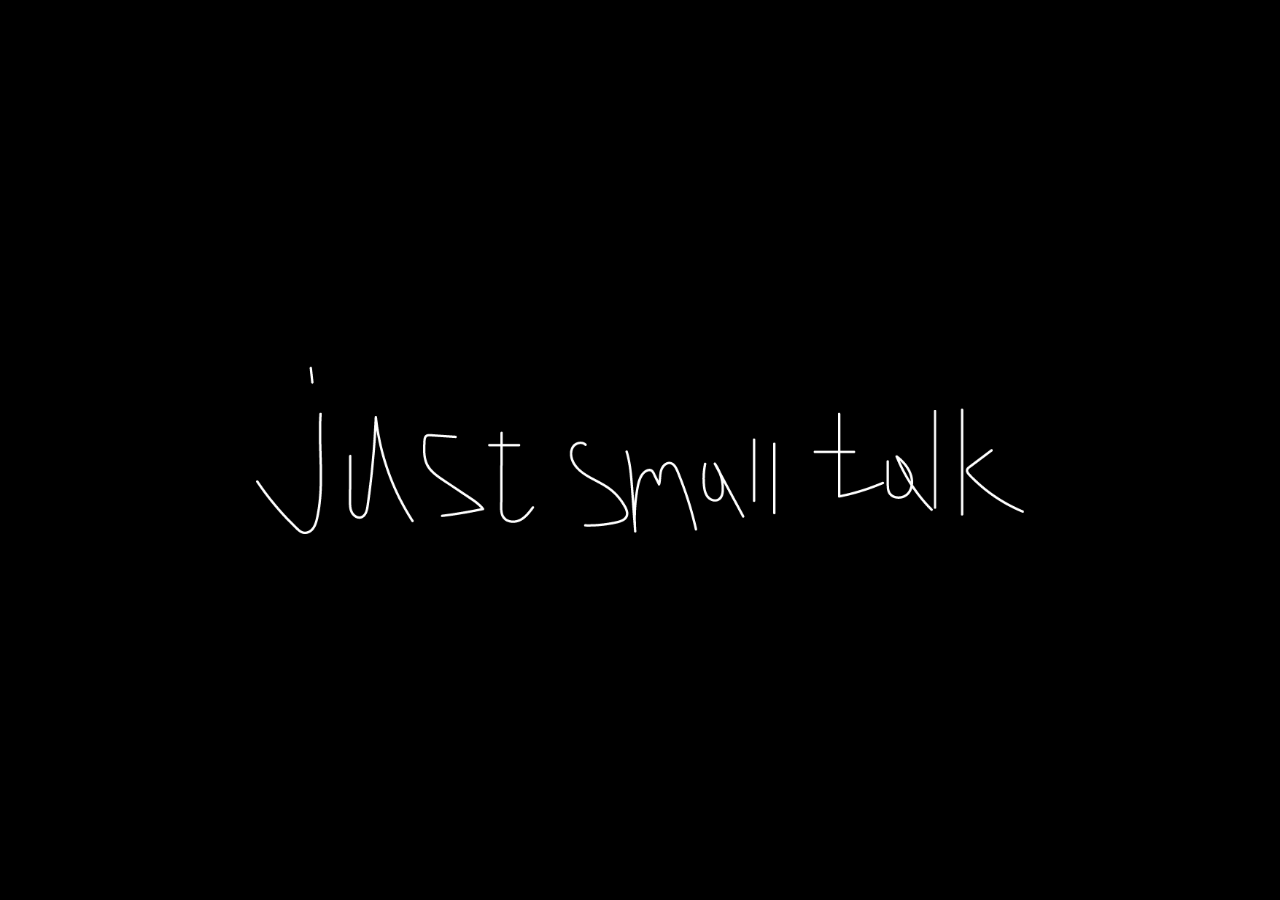
<file: index.html>
<!DOCTYPE html>
<html lang="en" dir="ltr">
  <head>
    <meta charset="utf-8">
    <meta name="viewport" content="width=device-width, initial-scale=1, user-scalable=0">
    <meta
      name="naver-site-verification"
      content="40796ea2e23033eb48ccfd83e407668371483ead"
    />
    <meta name="robots" content="index,follow" />
    <meta name="description" content="JJH" />
    <meta property="og:type" content="website" />
    <meta property="og:title" content="justsmalltalk" />
    <meta property="og:description" content="JJH" />
    <meta property="og:url" content="내주소" />
    <link rel="stylesheet" href="./assets/main.css">
    <link rel="stylesheet" href="https://spoqa.github.io/spoqa-han-sans/css/SpoqaHanSans-kr.css" type="text/css">
    <title>justsmalltalk</title>
  </head>
  <body>
    <a href="./justsmalltalkpage.html">
      <img src="./assets/images/justsmalltalk.png" alt="">
    </a>
<!--       <iframe src="./assets/audio/silence.mp3" allow="autoplay" id="audio" style="display:none" muted playsinline></iframe> -->
      <audio
      src="./assets/audio/justsmalltalk.mp3"
      autoplay="autoplay"
      loop
      class="audio">
      </audio> 
    <script src="./assets/audio.js"></script>
  </body>
</html>
</file>
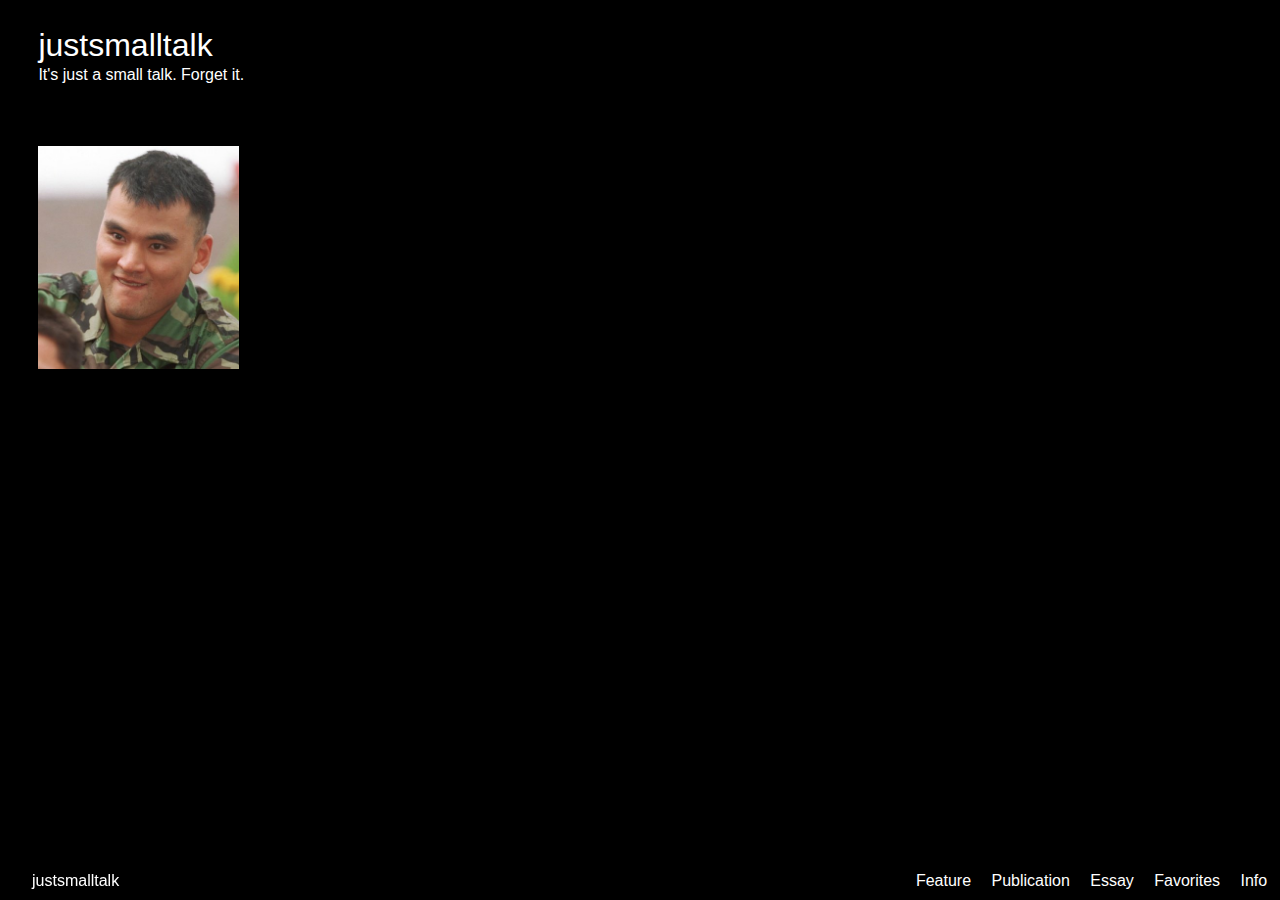
<file: info.html>
<!DOCTYPE html>
<html lang="en" dir="ltr">
  <head>
    <meta charset="utf-8">
    <meta name="viewport" content="width=device-width, initial-scale=1, user-scalable=0">
    <meta
      name="naver-site-verification"
      content="40796ea2e23033eb48ccfd83e407668371483ead"
    />
    <meta name="robots" content="index,follow" />
    <meta name="description" content="JJH" />
    <meta property="og:type" content="website" />
    <meta property="og:title" content="justsmalltalk" />
    <meta property="og:description" content="JJH" />
    <meta property="og:url" content="내주소" />
    <link rel="stylesheet" href="./assets/info.css">
    <link rel="stylesheet" href="https://spoqa.github.io/spoqa-han-sans/css/SpoqaHanSans-kr.css" type="text/css">
    <title>justsmalltalk</title>
  </head>
  <body>
    <nav>
        <ul>
          <li>
            <a href="index.html">
              <span class="menu">justsmalltalk</span>
            </a>
          </li>
          <li>
            <a href="justsmalltalkpage.html">
              <span class="menu">Feature</span>
            </a>
          </li>
          <li>
            <a href="" onclick="alert('Sorry, Not yet')">
              <span class="menu">Publication</span>
            </a>
          </li>
          <li>
            <a href="" onclick="alert('Sorry, Not yet')">
              <span class="menu">Essay</span>
            </a>
          </li>
          <li>
            <a href="" onclick="alert('Sorry, Not yet')">
              <span class="menu">Favorites</span>
            </a>
          </li>
          <li>
            <a href="info.html" id="lastList">
              <span class="menu">Info</span>
            </a>
          </li>
        </ul>
      </nav>
    <div class="contentBox">
        <h1 class="title">
            justsmalltalk
        </h1>
        <p class="subtitle">It's just a small talk. Forget it.</p>
        <a 
        href="https://www.instagram.com/justsmalltalk_/"
        class="instaLink"
        >
        <img src="./assets/images/toomuchtalker.jpg" alt="toomuchtalker" class="infoImage">
        </a>
    </div>
    </ul>
  </body>
</html>
</file>
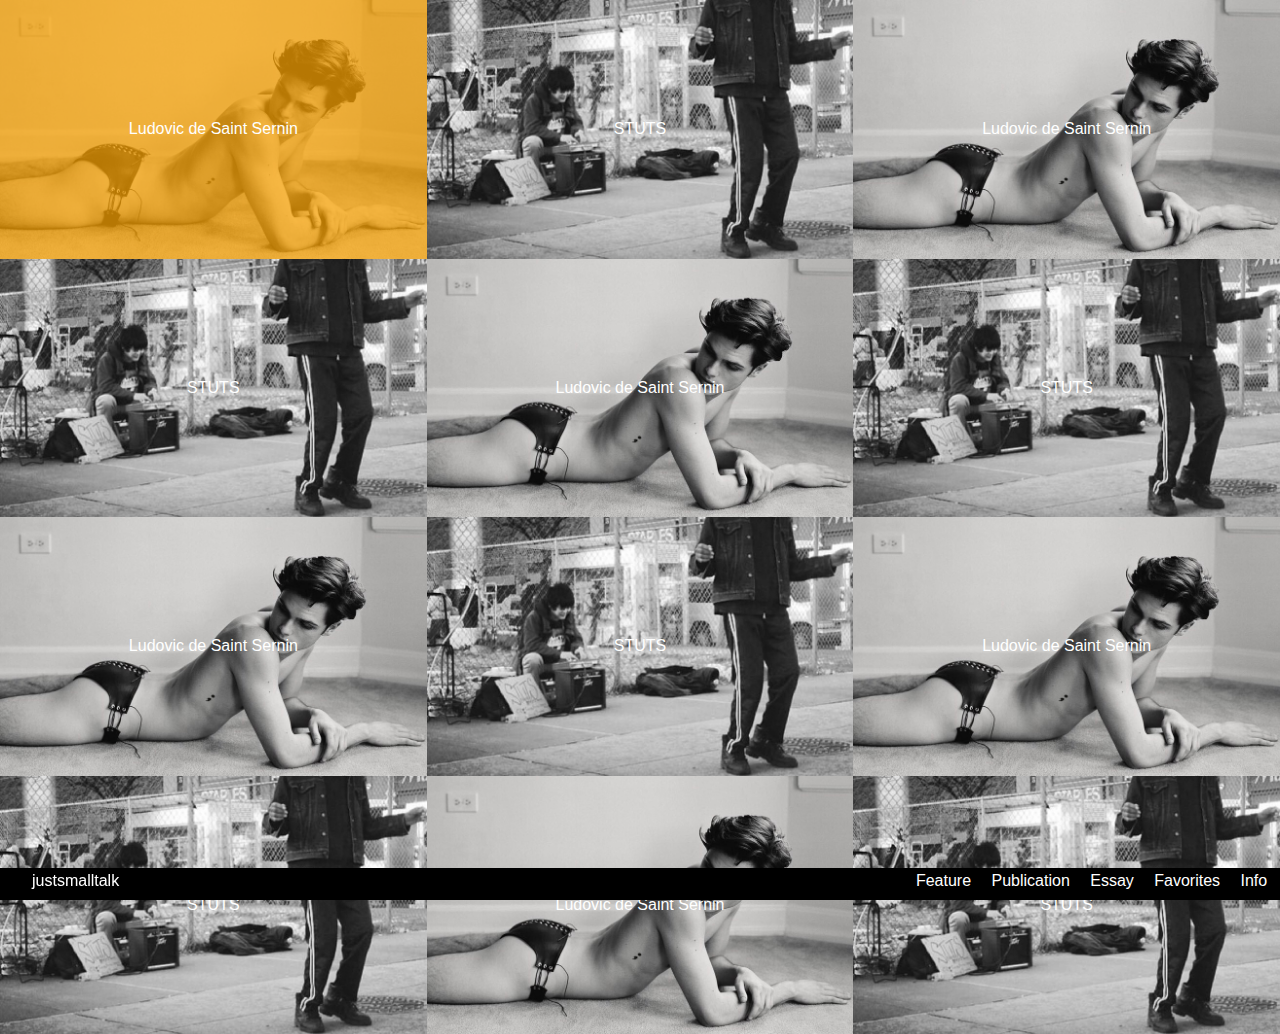
<file: justsmalltalkpage.html>
<!DOCTYPE html>
<html lang="en" dir="ltr">
  <head>
    <meta charset="utf-8">
    <meta name="viewport" content="width=device-width, initial-scale=1, user-scalable=0">
    <meta
    name="naver-site-verification"
    content="40796ea2e23033eb48ccfd83e407668371483ead"
    />
    <meta name="robots" content="index,follow" />
    <meta name="description" content="JJH" />
    <meta property="og:type" content="website" />
    <meta property="og:title" content="justsmalltalk" />
    <meta property="og:description" content="JJH" />
    <meta property="og:url" content="내주소" />
    <link rel="stylesheet" href="./assets/style.css">
    <link rel="stylesheet" href="https://spoqa.github.io/spoqa-han-sans/css/SpoqaHanSans-kr.css" type="text/css">
    <title>justsmalltalk</title>
  </head>
  <body>
    <nav>
      <ul>
        <li>
          <a href="index.html">
            <span class="menu">justsmalltalk</span>
          </a>
        </li>
        <li>
          <a href="justsmalltalkpage.html">
            <span class="menu">Feature</span>
          </a>
        </li>
        <li>
          <a href="" onclick="alert('Sorry, Not yet')">
            <span class="menu">Publication</span>
          </a>
        </li>
        <li>
          <a href="" onclick="alert('Sorry, Not yet')">
            <span class="menu">Essay</span>
          </a>
        </li>
        <li>
          <a href="" onclick="alert('Sorry, Not yet')">
            <span class="menu">Favorites</span>
          </a>
        </li>
        <li>
          <a href="info.html" id="lastList">
            <span class="menu">Info</span>
          </a>
        </li>
      </ul>
    </nav>
   <div class="container"> 
      <div class="item">
        <a href="LDSS.html" class="img_box">
          <img 
          src = "./assets/images/main.jpeg"
          alt="Ludovic de Saint Sernin"
          > 
          <div class="item_redbox"></div>
        </a>
        <span class="item_text">Ludovic de Saint Sernin</span>
      </div>
      <div class="item">
        <a href="stuts.html" class="img_box">
          <img 
          src = "./assets/images/main2.jpg"
          alt="STUTS"
          >
          <div class="item_pinkbox"></div>
        </a>
        <div class="item_text">STUTS</div>
      </div>
      <div class="item">
        <a href="LDSS.html" class="img_box">
          <img 
          src = "./assets/images/main.jpeg"
          alt="Ludovic de Saint Sernin"
          >
          <div class="item_redbox"></div>
        </a>
        <div class="item_text">Ludovic de Saint Sernin</div>
      </div>
      <div class="item">
        <a href="stuts.html" class="img_box">
          <img 
          src = "./assets/images/main2.jpg"
          alt="STUTS"
          >
          <div class="item_pinkbox"></div>
        </a>
        <div class="item_text">STUTS</div>
      </div>
      <div class="item">
        <a href="LDSS.html" class="img_box">
          <img 
          src = "./assets/images/main.jpeg"
          alt="Ludovic de Saint Sernin"
          >
          <div class="item_redbox"></div>
        </a>
        <div class="item_text">Ludovic de Saint Sernin</div>
      </div>
      <div class="item">
        <a href="stuts.html" class="img_box">
          <img 
          src = "./assets/images/main2.jpg"
          alt="STUTS"
          >
          <div class="item_pinkbox"></div>
        </a>
        <div class="item_text">STUTS</div>
      </div>
      <div class="item">
        <a href="LDSS.html" class="img_box">
          <img 
          src = "./assets/images/main.jpeg"
          alt="Ludovic de Saint Sernin"
          >
          <div class="item_redbox"></div>
        </a>
        <div class="item_text">Ludovic de Saint Sernin</div>
      </div>
      <div class="item">
        <a href="stuts.html" class="img_box">
          <img 
          src = "./assets/images/main2.jpg"
          alt="STUTS"
          >
          <div class="item_pinkbox"></div>
        </a>
        <div class="item_text">STUTS</div>
      </div>
      <div class="item">
        <a href="LDSS.html" class="img_box">
          <img 
          src = "./assets/images/main.jpeg"
          alt="Ludovic de Saint Sernin"
          >
          <div class="item_redbox"></div>
        </a>
        <div class="item_text">Ludovic de Saint Sernin</div>
      </div>
      <div class="item">
        <a href="stuts.html" class="img_box">
          <img 
          src = "./assets/images/main2.jpg"
          alt="STUTS"
          >
          <div class="item_pinkbox"></div>
        </a>
        <div class="item_text">STUTS</div>
      </div>
      <div class="item">
        <a href="LDSS.html" class="img_box">
          <img 
          src = "./assets/images/main.jpeg"
          alt="Ludovic de Saint Sernin"
          >
          <div class="item_redbox"></div>
        </a>
        <div class="item_text">Ludovic de Saint Sernin</div>
      </div>
      <div class="item">
        <a href="stuts.html" class="img_box">
          <img 
          src = "./assets/images/main2.jpg"
          alt="STUTS"
          >
          <div class="item_pinkbox"></div>
        </a>
        <div class="item_text">STUTS</div>
      </div>
   </div>  
  </body>
</html>
</file>
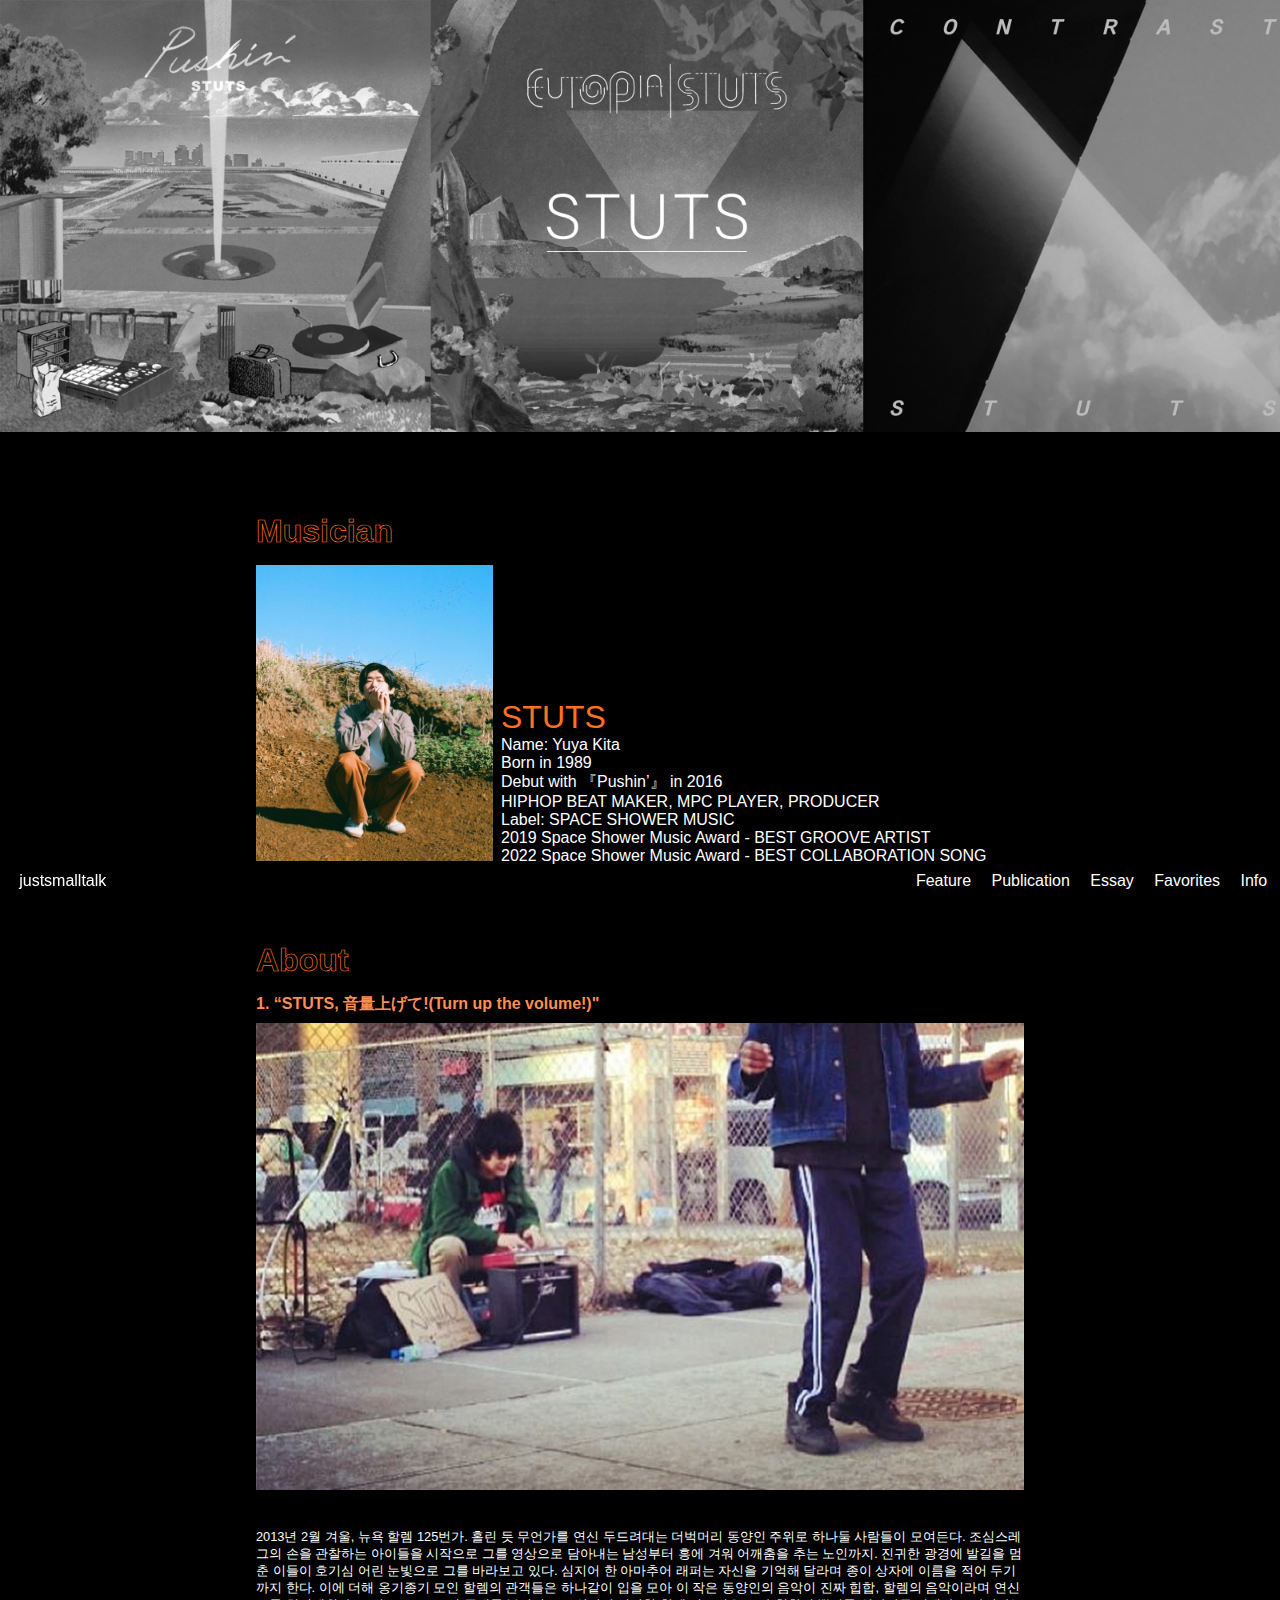
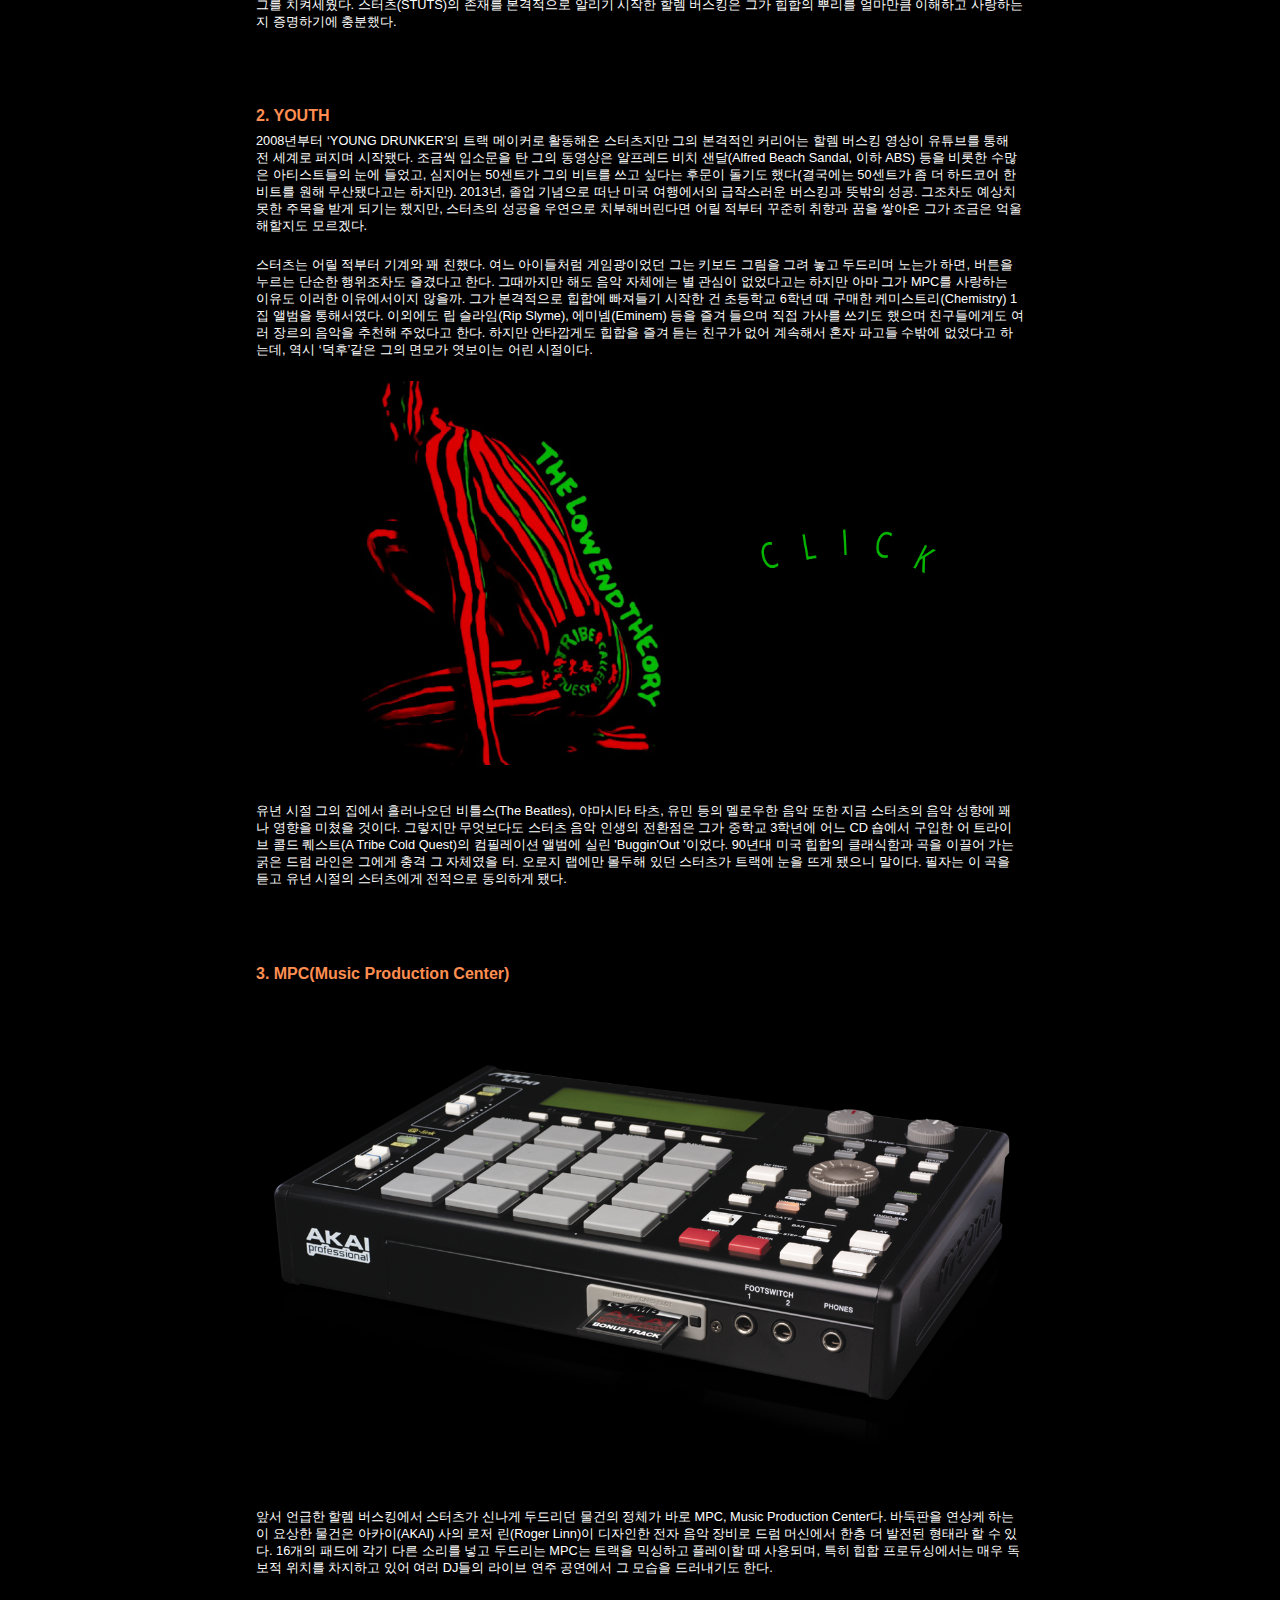
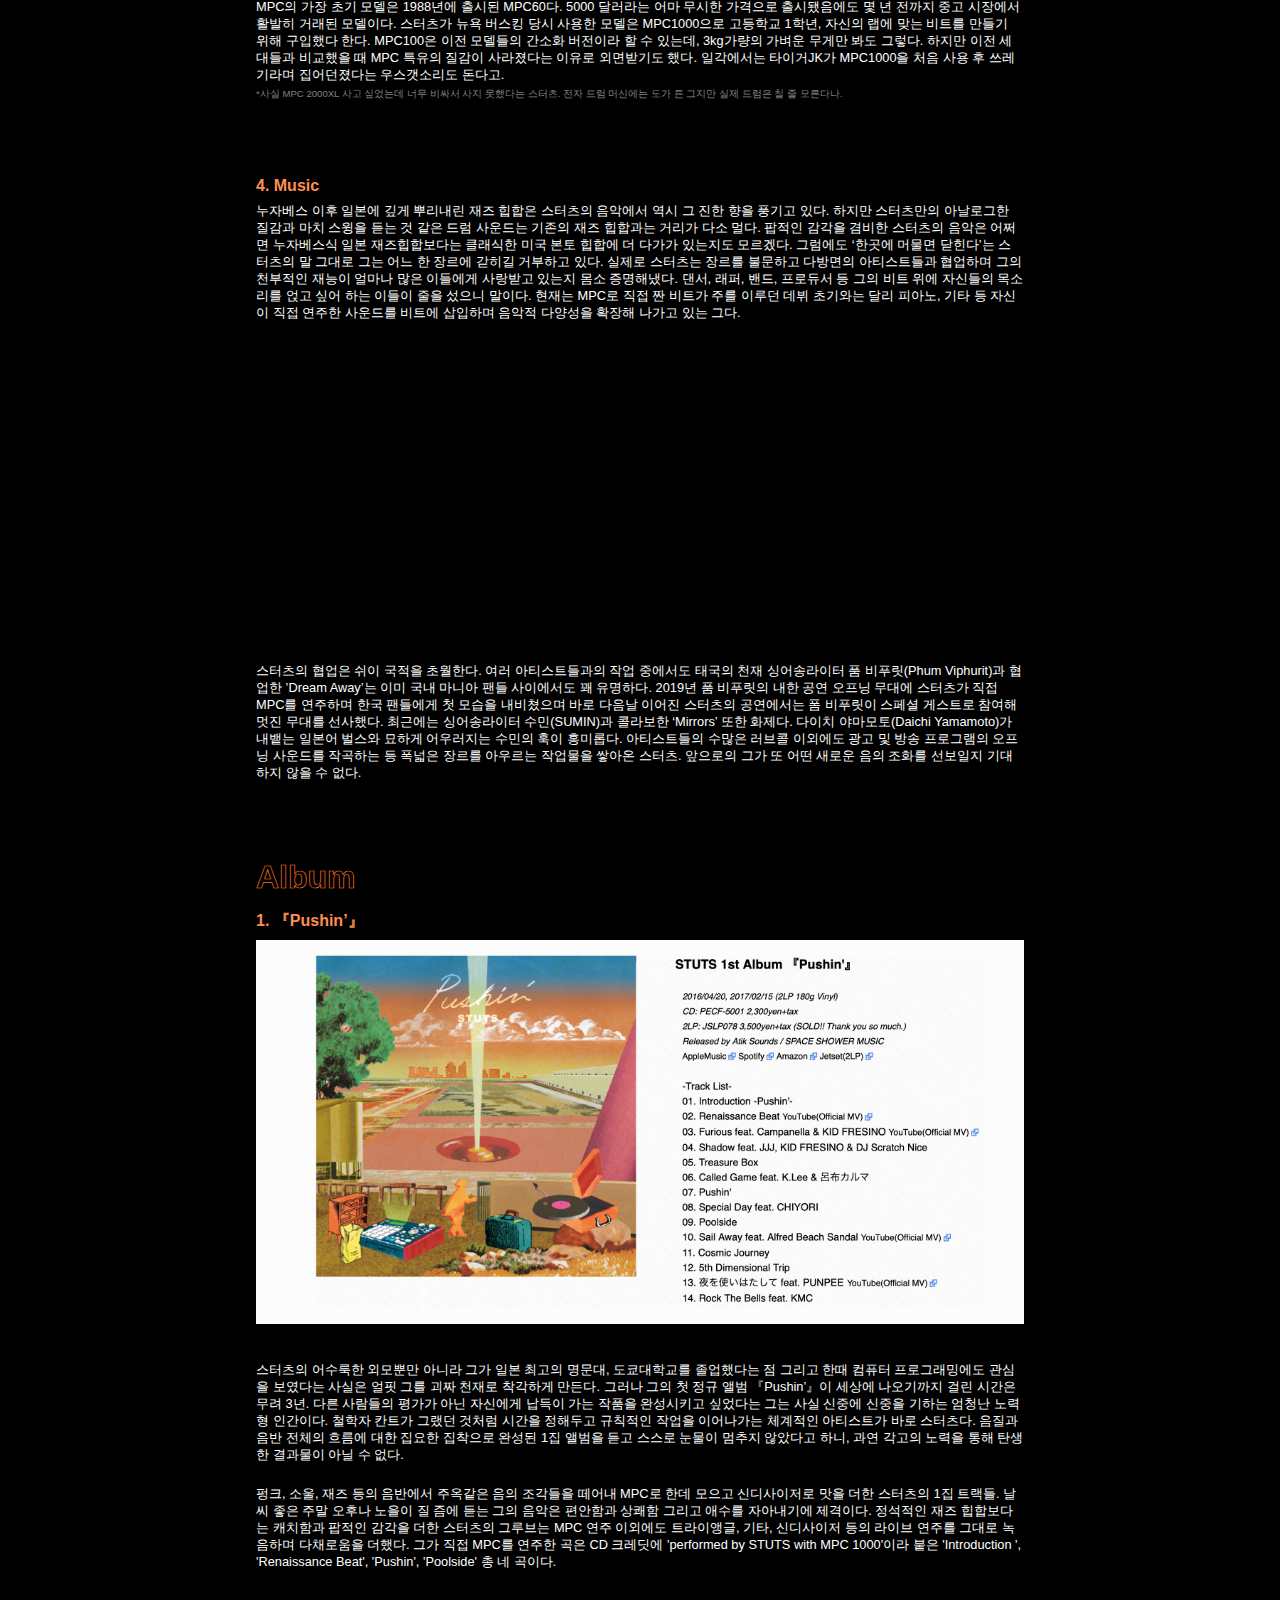
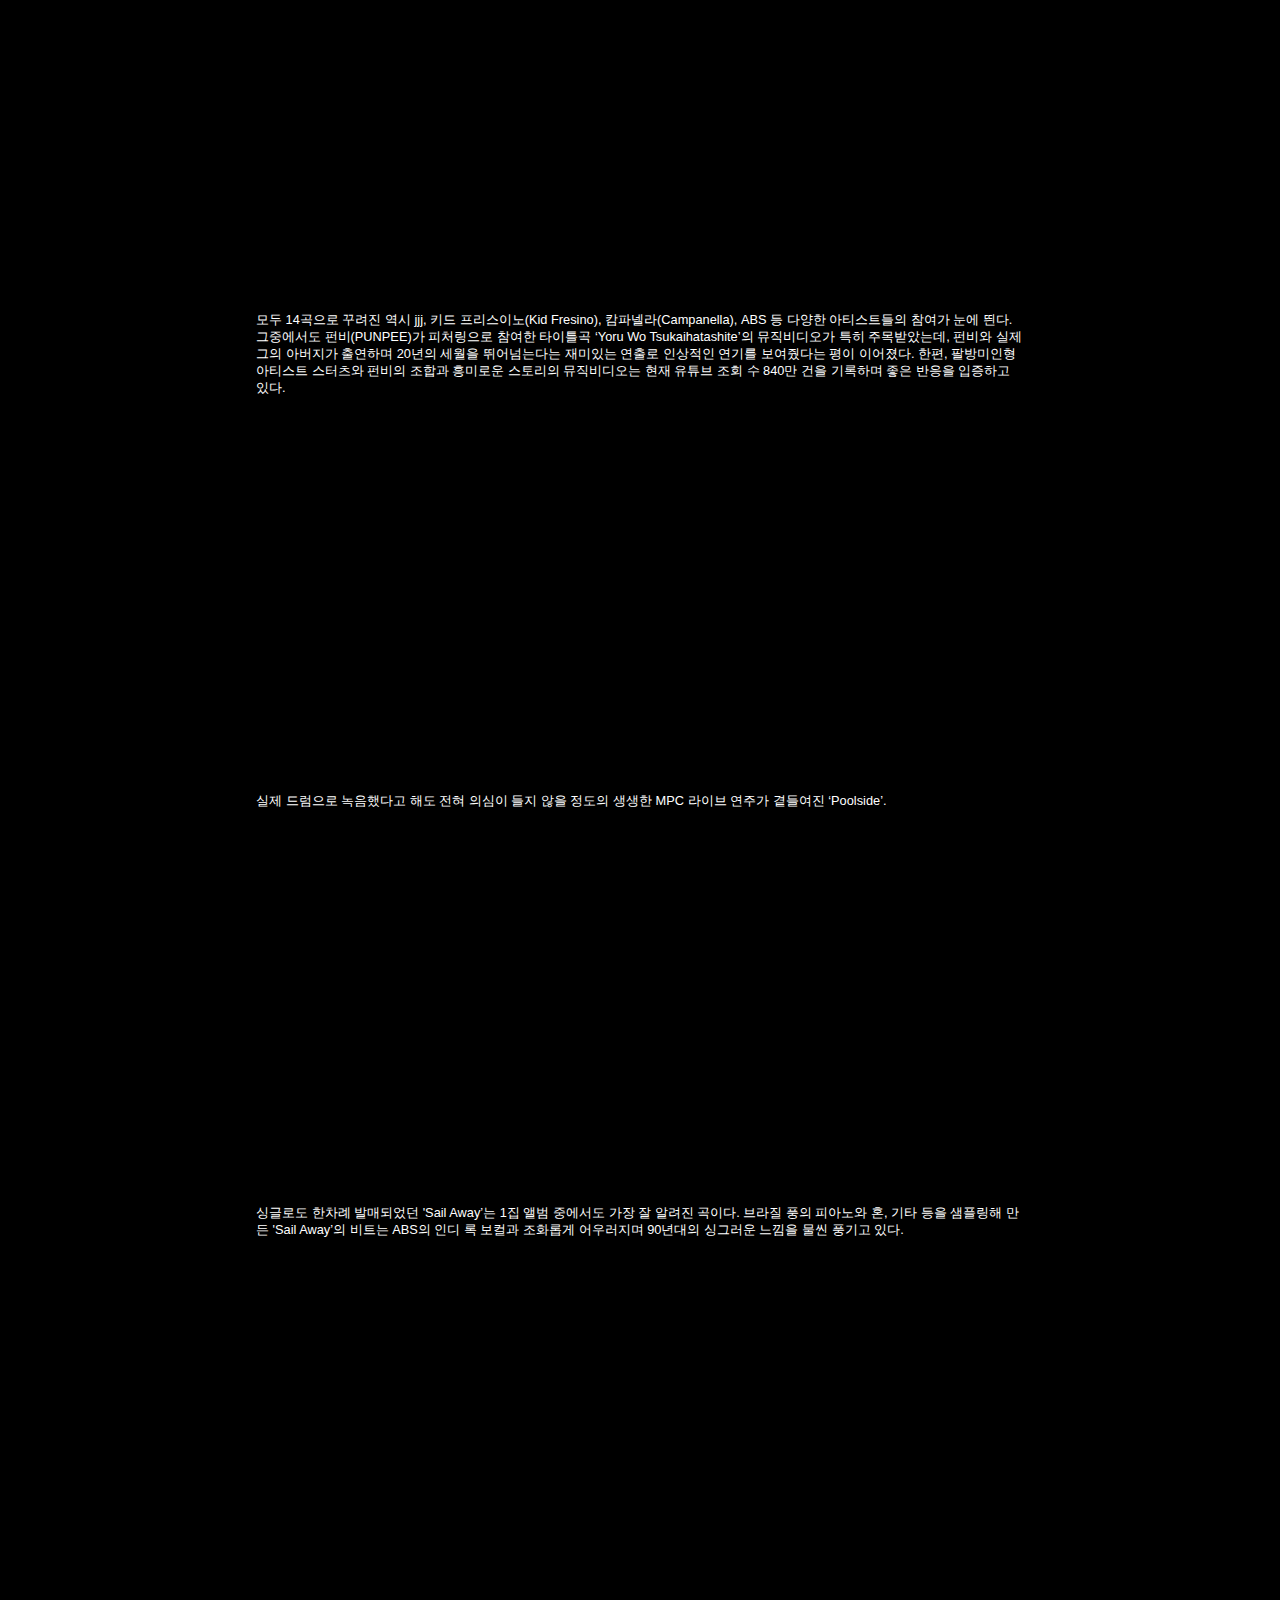
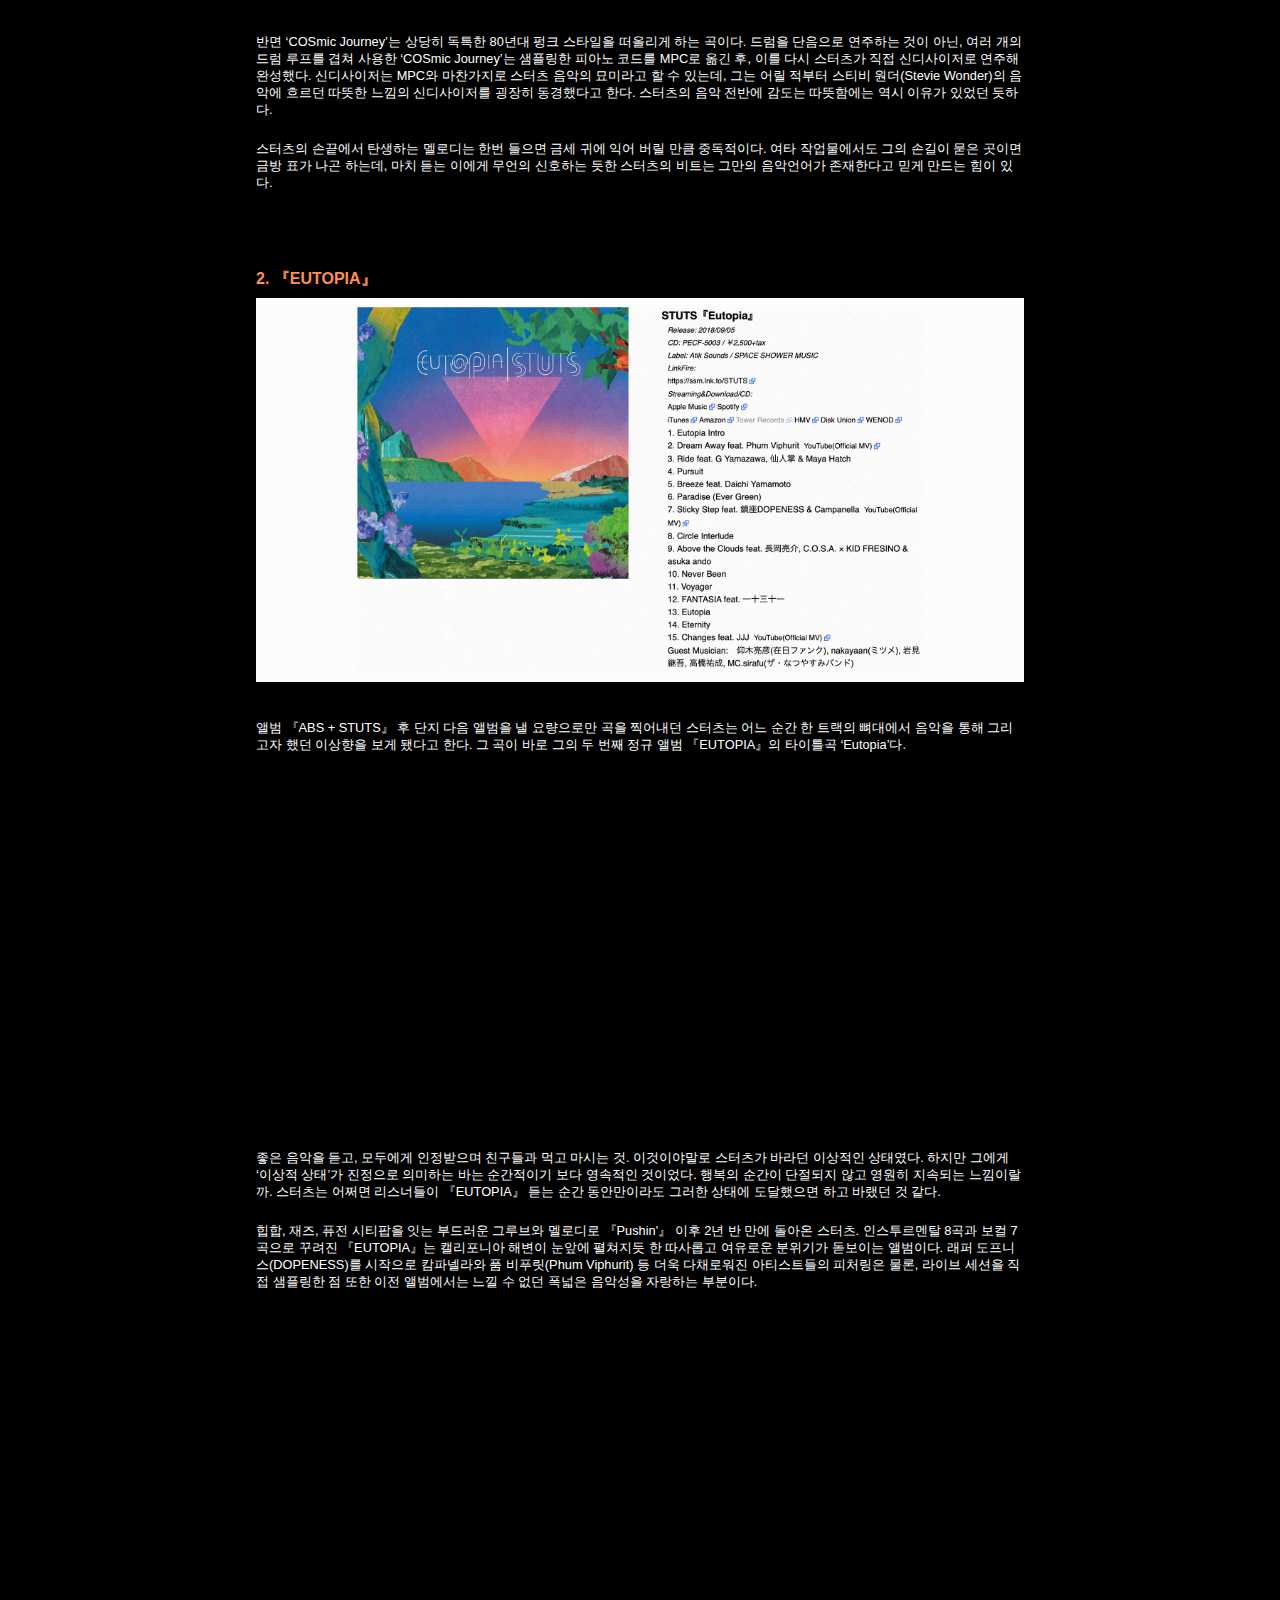
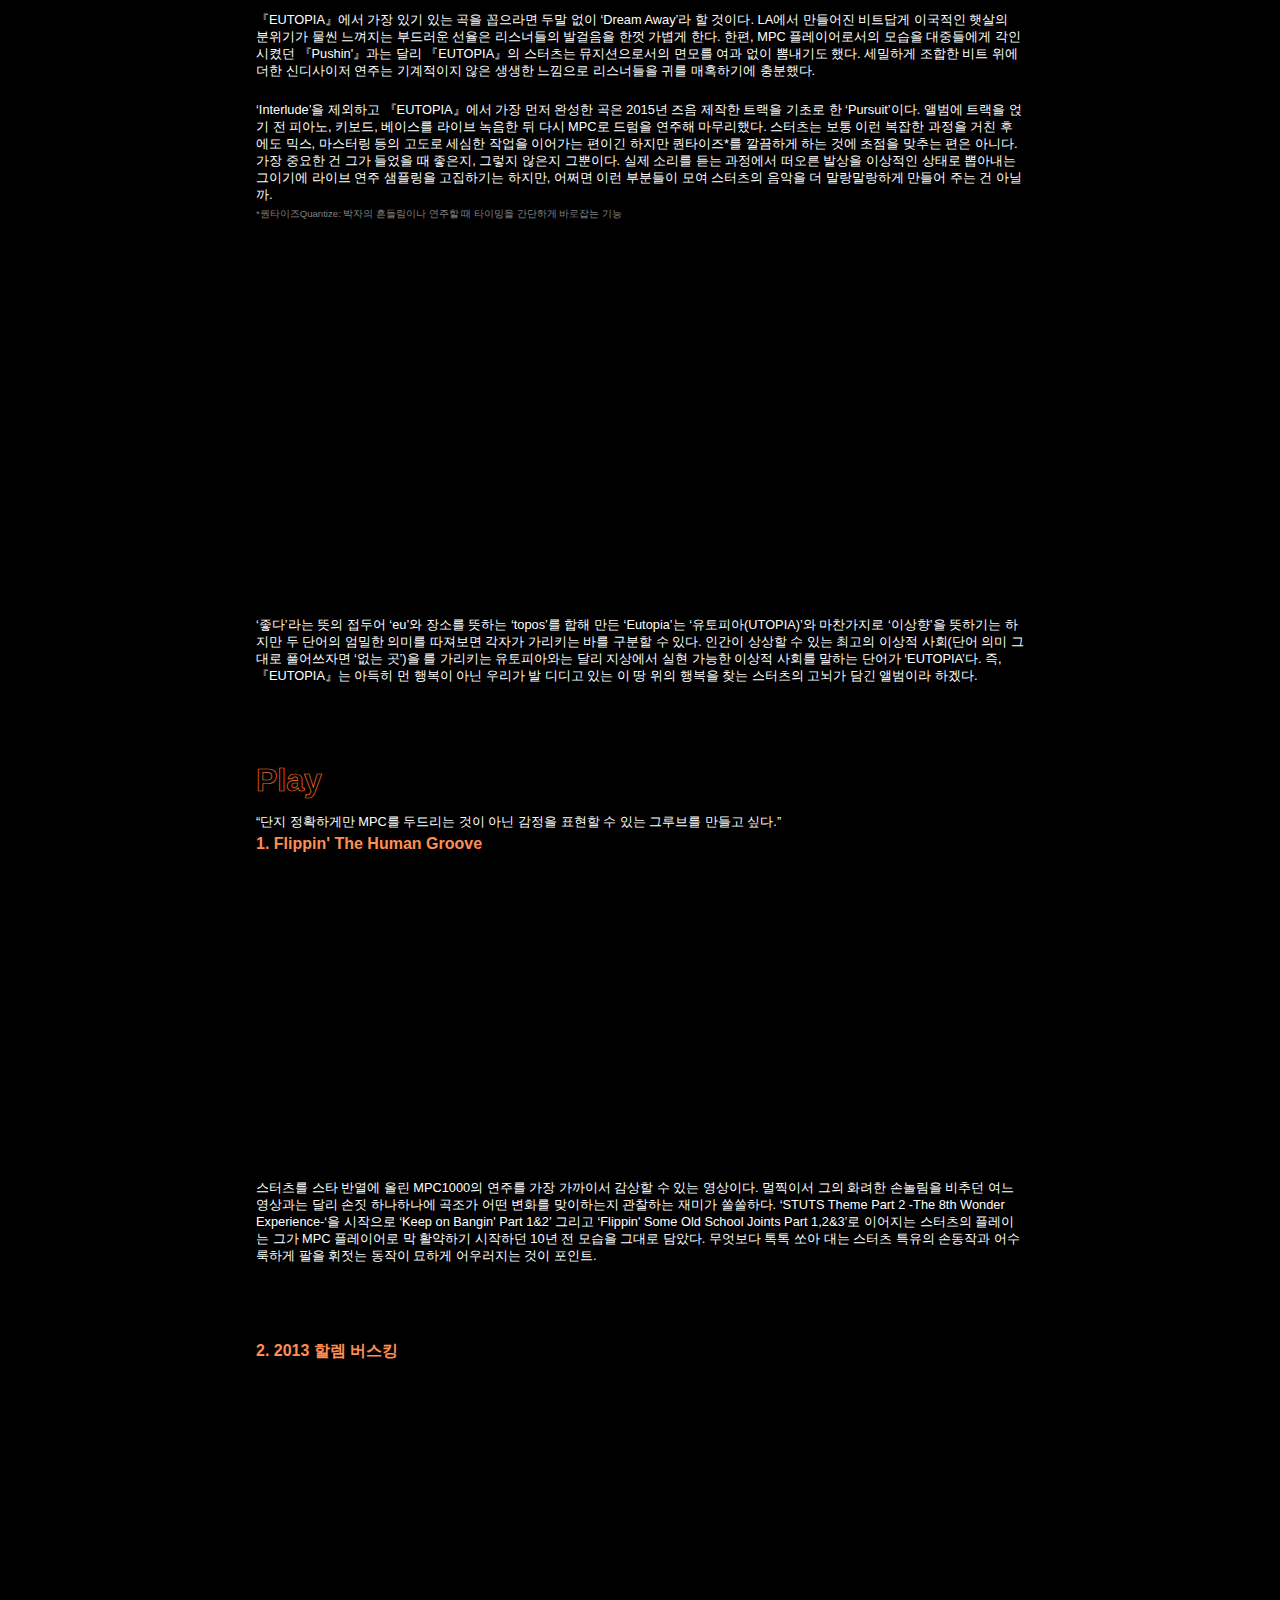
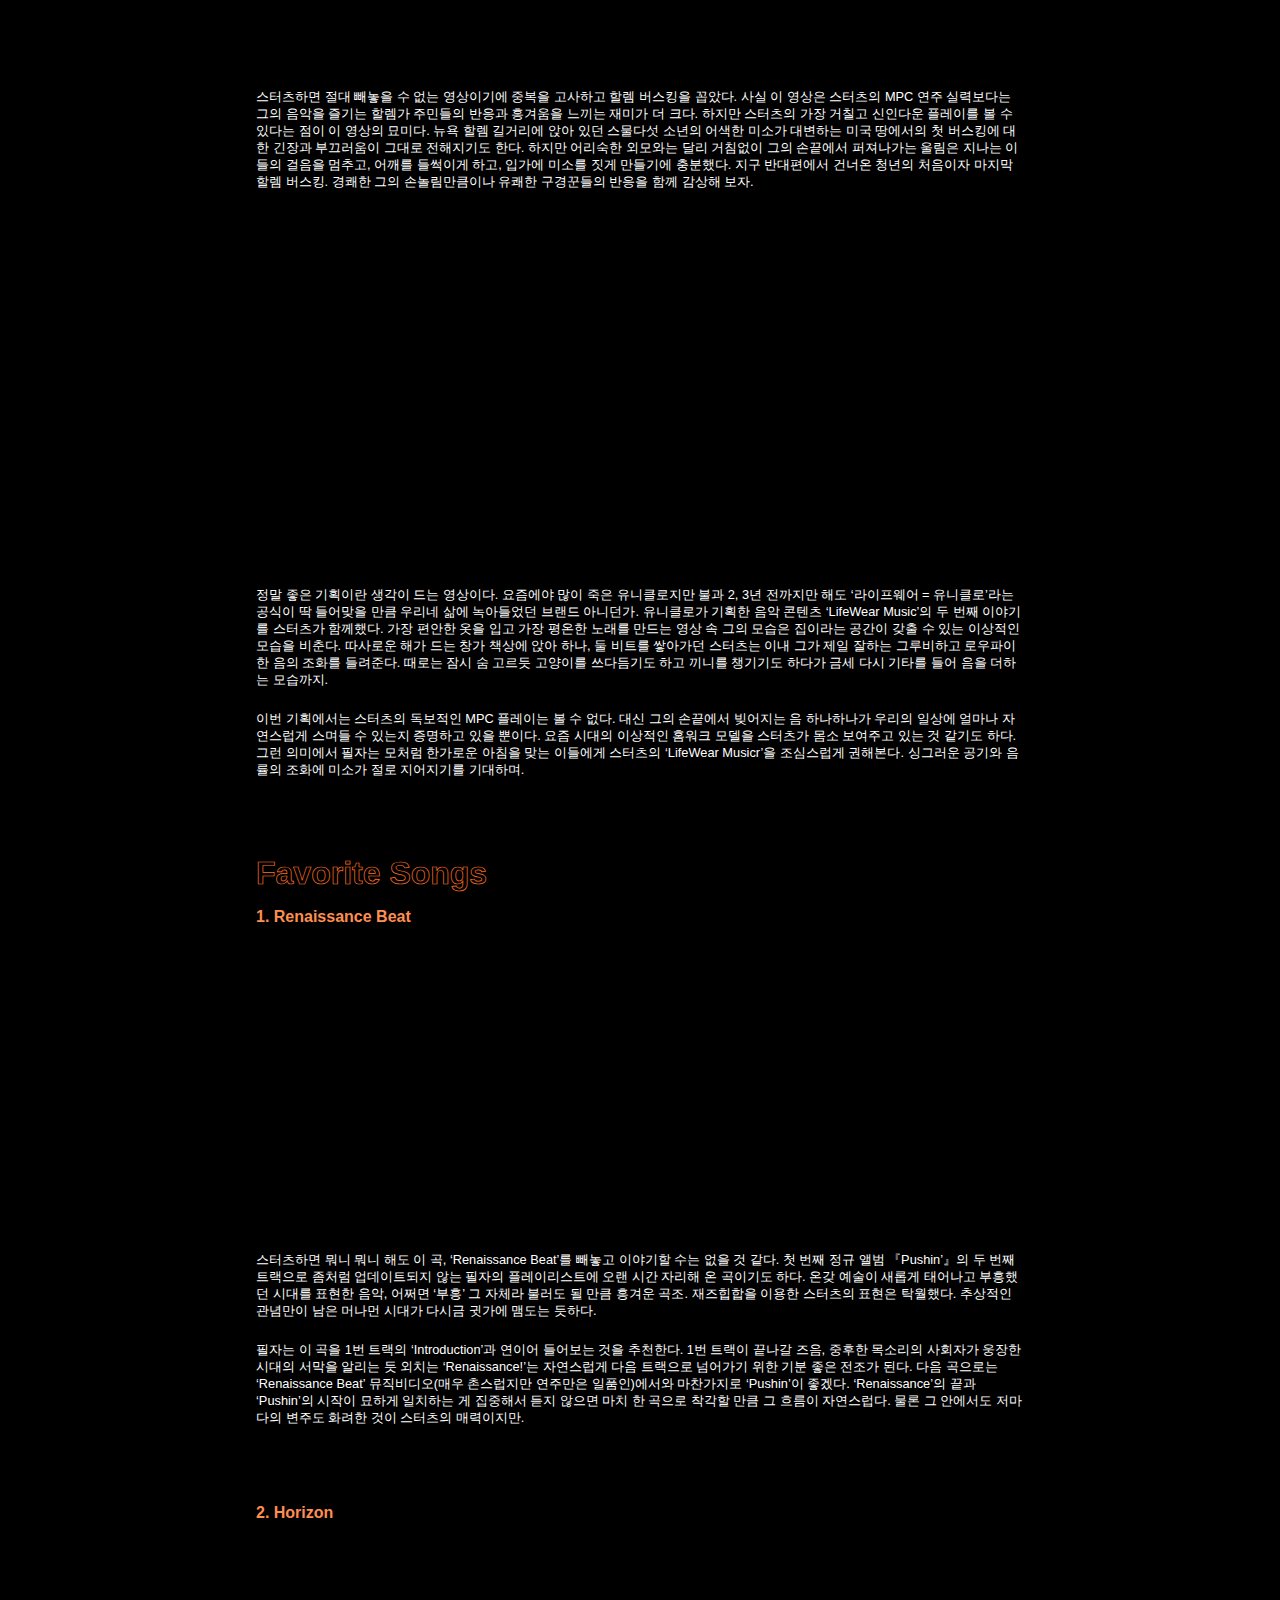
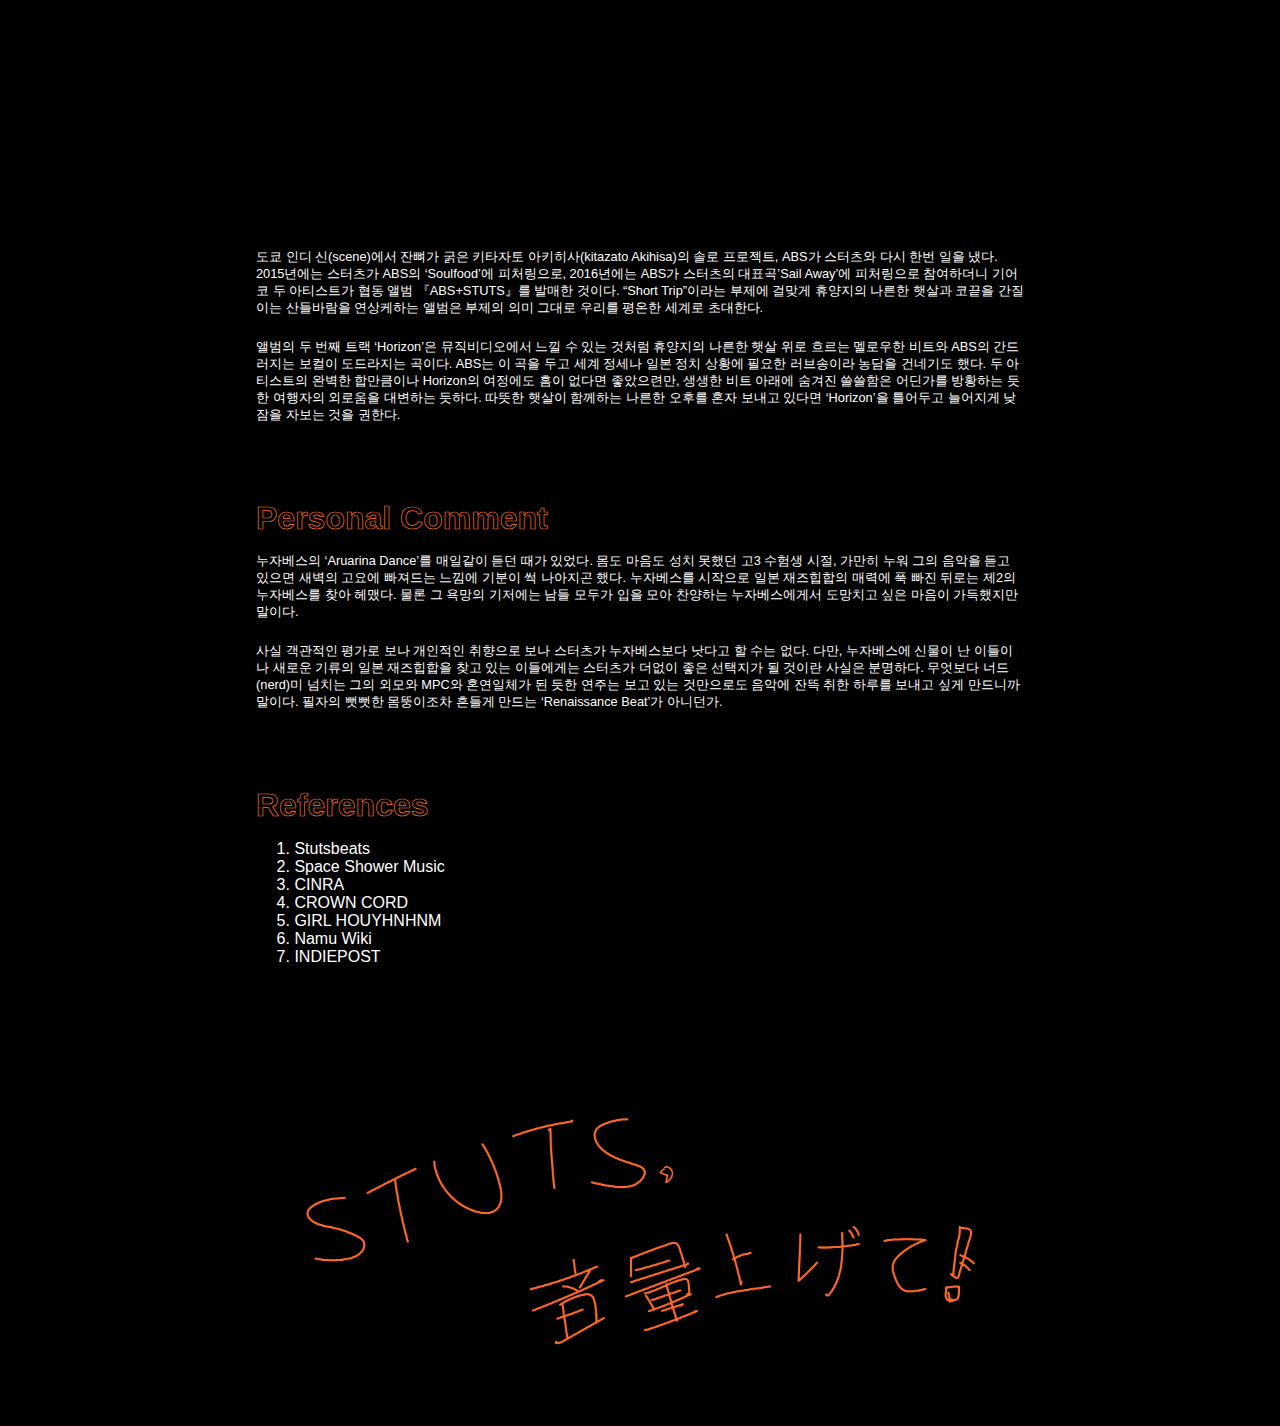
<file: stuts.html>
<!DOCTYPE html>
<html lang="en" dir="ltr">
  <head>
    <meta charset="utf-8">
    <meta name="viewport" content="width=device-width, initial-scale=1, user-scalable=0">
    <meta
      name="naver-site-verification"
      content="40796ea2e23033eb48ccfd83e407668371483ead"
    />
    <meta name="robots" content="index,follow" />
    <meta name="description" content="JJH" />
    <meta property="og:type" content="website" />
    <meta property="og:title" content="justsmalltalk" />
    <meta property="og:description" content="JJH" />
    <meta property="og:url" content="내주소" />
    <link rel="stylesheet" href="./assets/ldss.css">
    <link rel="stylesheet" href="https://spoqa.github.io/spoqa-han-sans/css/SpoqaHanSans-kr.css" type="text/css">
    <title>STUTS</title>
  </head>
  <body>
       <nav>
      <ul>
        <li>
          <a href="index.html">
            <span class="menu">justsmalltalk</span>
          </a>
        </li>
        <li>
          <a href="justsmalltalkpage.html">
            <span class="menu">Feature</span>
          </a>
        </li>
        <li>
          <a href="" onclick="alert('Sorry, Not yet')">
            <span class="menu">Publication</span>
          </a>
        </li>
        <li>
          <a href="" onclick="alert('Sorry, Not yet')">
            <span class="menu">Essay</span>
          </a>
        </li>
        <li>
          <a href="" onclick="alert('Sorry, Not yet')">
            <span class="menu">Favorites</span>
          </a>
        </li>
        <li>
          <a href="info.html" id="lastList">
            <span class="menu">Info</span>
          </a>
        </li>
      </ul>
    </nav>
    <header>
        <div>
            <img 
            class="banner"
            src="./assets/images/stuts/stutslogo.jpg" 
            alt="STUTS"
            >
        </div>
      </header>
      <div class="mainbox">
        <div class="index profiles">
          <h2 class="index_Designer"><span style="color:aqua">M</span>usician</h2>
          <div class="profile">
              <div class="img_profile">
                <img 
                 src="./assets/images/stuts/Artist/stutsprofile.jpg" 
                 alt="Ludovic de Saint Sernin Profile"
                 class="imgProfile"
                >
              </div>
              <div>
                <ul class="text_profile">
                  <li class="profile_name">
                    <a href="https://ludovicdesaintsernin.com" class="pagelink">
                      STUTS
                    </a>
                  </li>
                  <li>Name: Yuya Kita</li>
                  <li>Born in 1989</li>
                  <li>Debut with 『Pushin’』 in 2016</li>
                  <li>HIPHOP BEAT MAKER, MPC PLAYER, PRODUCER</li>
                  <li>Label: SPACE SHOWER MUSIC</li>
                  <li>2019 Space Shower Music Award - BEST GROOVE ARTIST</li>
                  <li>2022 Space Shower Music Award - BEST COLLABORATION SONG</li>
              </ul>
              </div>
          </div>
        </div>
        <div class="index">
          <h2>About</h2>
          <h4>1. “STUTS, 音量上げて!(Turn up the volume!)"</h4>
          <img 
          class="supermodelImage"
          src="./assets/images/stuts/Artist/harlem.jpg" 
        >
          <p>
            2013년 2월 겨울, 뉴욕 할렘 125번가. 홀린 듯 무언가를 연신 두드려대는 더벅머리 동양인 주위로 하나둘 사람들이 모여든다. 조심스레 그의 손을 관찰하는 아이들을 시작으로 그를 영상으로 담아내는 남성부터 흥에 겨워 어깨춤을 추는 노인까지. 진귀한 광경에 발길을 멈춘 이들이 호기심 어린 눈빛으로 그를 바라보고 있다. 심지어 한 아마추어 래퍼는 자신을 기억해 달라며 종이 상자에 이름을 적어 두기까지 한다. 이에 더해 옹기종기 모인 할렘의 관객들은 하나같이 입을 모아 이 작은 동양인의 음악이 진짜 힙합, 할렘의 음악이라며 연신 그를 치켜세웠다. 스터츠(STUTS)의 존재를 본격적으로 알리기 시작한 할렘 버스킹은 그가 힙합의 뿌리를 얼마만큼 이해하고 사랑하는지 증명하기에 충분했다. 
          </p>
          <h4>2. YOUTH</h4>
          <p class="nomargin">
            2008년부터 ‘YOUNG DRUNKER’의 트랙 메이커로 활동해온 스터츠지만 그의 본격적인 커리어는 할렘 버스킹 영상이 유튜브를 통해 전 세계로 퍼지며 시작됐다. 조금씩 입소문을 탄 그의 동영상은  알프레드 비치 샌달(Alfred Beach Sandal, 이하 ABS) 등을 비롯한 수많은 아티스트들의 눈에 들었고, 심지어는 50센트가 그의 비트를 쓰고 싶다는 후문이 돌기도 했다(결국에는 50센트가 좀 더 하드코어 한 비트를 원해 무산됐다고는 하지만). 2013년, 졸업 기념으로 떠난 미국 여행에서의 급작스러운 버스킹과 뜻밖의 성공. 그조차도 예상치 못한 주목을 받게 되기는 했지만, 스터츠의 성공을 우연으로 치부해버린다면 어릴 적부터 꾸준히 취향과 꿈을 쌓아온 그가 조금은 억울해할지도 모르겠다. 
          </p><br>
          <p class="nomargin">
            스터츠는 어릴 적부터 기계와 꽤 친했다. 여느 아이들처럼 게임광이었던 그는 키보드 그림을 그려 놓고 두드리며 노는가 하면, 버튼을 누르는 단순한 행위조차도 즐겼다고 한다. 그때까지만 해도 음악 자체에는 별 관심이 없었다고는 하지만 아마 그가 MPC를 사랑하는 이유도 이러한 이유에서이지 않을까. 그가 본격적으로 힙합에 빠져들기 시작한 건 초등학교 6학년 때 구매한 케미스트리(Chemistry) 1집 앨범을 통해서였다. 이외에도 립 슬라임(Rip Slyme), 에미넴(Eminem) 등을 즐겨 들으며 직접 가사를 쓰기도 했으며 친구들에게도 여러 장르의 음악을 추천해 주었다고 한다. 하지만 안타깝게도 힙합을 즐겨 듣는 친구가 없어 계속해서 혼자 파고들 수밖에 없었다고 하는데, 역시 ‘덕후’같은 그의 면모가 엿보이는 어린 시절이다. 
          </p><br>
         <a href="https://www.youtube.com/watch?v=P9oTCzWRuvQ">
          <img 
          class="supermodelImage"
          src="./assets/images/stuts/click-01.png"
          id="buggin" 
          >
         </a>
          <p>
            유년 시절 그의 집에서 흘러나오던 비틀스(The Beatles), 야마시타 타츠, 유민 등의 멜로우한 음악 또한 지금 스터츠의 음악 성향에 꽤나 영향을 미쳤을 것이다. 그렇지만 무엇보다도 스터츠 음악 인생의 전환점은 그가 중학교 3학년에 어느 CD 숍에서 구입한 어 트라이브 콜드 퀘스트(A Tribe Cold Quest)의 컴필레이션 앨범에 실린 'Buggin'Out '이었다. 90년대 미국 힙합의 클래식함과 곡을 이끌어 가는 굵은 드럼 라인은 그에게 충격 그 자체였을 터. 오로지 랩에만 몰두해 있던 스터츠가 트랙에 눈을 뜨게 됐으니 말이다. 필자는 이 곡을 듣고 유년 시절의 스터츠에게 전적으로 동의하게 됐다. 
          </p>
          <h4>3. MPC(Music Production Center)</h4>
          <img 
          class="supermodelImage"
          src="./assets/images/stuts/mpc/mpc1000.png" 
          >
          <p class="nomargin">
            앞서 언급한 할렘 버스킹에서 스터츠가 신나게 두드리던 물건의 정체가 바로 MPC, Music Production Center다. 바둑판을 연상케 하는 이 요상한 물건은 아카이(AKAI) 사의 로저 린(Roger Linn)이 디자인한 전자 음악 장비로 드럼 머신에서 한층 더 발전된 형태라 할 수 있다. 16개의 패드에 각기 다른 소리를 넣고 두드리는 MPC는 트랙을 믹싱하고 플레이할 때 사용되며, 특히 힙합 프로듀싱에서는 매우 독보적 위치를 차지하고 있어 여러 DJ들의 라이브 연주 공연에서 그 모습을 드러내기도 한다. 
          </p><br>
          <p class="nomargin">
            MPC의 가장 초기 모델은 1988년에 출시된 MPC60다. 5000 달러라는 어마 무시한 가격으로 출시됐음에도 몇 년 전까지 중고 시장에서 활발히 거래된 모델이다. 스터츠가 뉴욕 버스킹 당시 사용한 모델은 MPC1000으로 고등학교 1학년, 자신의 랩에 맞는 비트를 만들기 위해 구입했다 한다. MPC100은 이전 모델들의 간소화 버전이라 할 수 있는데, 3kg가량의 가벼운 무게만 봐도 그렇다. 하지만 이전 세대들과 비교했을 때 MPC 특유의 질감이 사라졌다는 이유로 외면받기도 했다. 일각에서는 타이거JK가 MPC1000을 처음 사용 후 쓰레기라며 집어던졌다는 우스갯소리도 돈다고. 
          </p>
          <p id="tmi" class="aboutText">
            *사실 MPC 2000XL 사고 싶었는데 너무 비싸서 사지 못했다는 스터츠. 전자 드럼 머신에는 도가 튼 그지만 실제 드럼은 칠 줄 모른다나. 
          <h4>4. Music </h4>
          <p class="nomargin">
            누자베스 이후 일본에 깊게 뿌리내린 재즈 힙합은 스터츠의 음악에서 역시 그 진한 향을 풍기고 있다. 하지만 스터츠만의 아날로그한 질감과 마치 스윙을 듣는 것 같은 드럼 사운드는 기존의 재즈 힙합과는 거리가 다소 멀다. 팝적인 감각을 겸비한 스터츠의 음악은 어쩌면 누자베스식 일본 재즈힙합보다는 클래식한 미국 본토 힙합에 더 다가가 있는지도 모르겠다. 그럼에도 ‘한곳에 머물면 닫힌다’는 스터츠의 말 그대로 그는 어느 한 장르에 갇히길 거부하고 있다. 실제로 스터츠는 장르를 불문하고 다방면의 아티스트들과 협업하며 그의 천부적인 재능이 얼마나 많은 이들에게 사랑받고 있는지 몸소 증명해냈다. 댄서, 래퍼, 밴드, 프로듀서 등 그의 비트 위에 자신들의 목소리를 얹고 싶어 하는 이들이 줄을 섰으니 말이다. 현재는 MPC로 직접 짠 비트가 주를 이루던 데뷔 초기와는 달리 피아노, 기타 등 자신이 직접 연주한 사운드를 비트에 삽입하며 음악적 다양성을 확장해 나가고 있는 그다. 
          </p><br>
          <iframe width=100% height="315" src="https://www.youtube.com/embed/wdwzLaljOzw" title="YouTube video player" frameborder="0" allow="accelerometer; autoplay; clipboard-write; encrypted-media; gyroscope; picture-in-picture" allowfullscreen></iframe>
          <p>
            스터츠의 협업은 쉬이 국적을 초월한다. 여러 아티스트들과의 작업 중에서도 태국의 천재 싱어송라이터 품 비푸릿(Phum Viphurit)과 협업한 ’Dream Away’는 이미 국내 마니아 팬들 사이에서도 꽤 유명하다. 2019년 품 비푸릿의 내한 공연 오프닝 무대에 스터츠가 직접 MPC를 연주하며 한국 팬들에게 첫 모습을 내비쳤으며 바로 다음날 이어진 스터츠의 공연에서는 폼 비푸릿이 스페셜 게스트로 참여해 멋진 무대를 선사했다. 최근에는 싱어송라이터 수민(SUMIN)과 콜라보한 ‘Mirrors’ 또한 화제다. 다이치 야마모토(Daichi Yamamoto)가 내뱉는 일본어 벌스와 묘하게 어우러지는 수민의 훅이 흥미롭다. 아티스트들의 수많은 러브콜 이외에도 광고 및 방송 프로그램의 오프닝 사운드를 작곡하는 등 폭넓은 장르를 아우르는 작업물을 쌓아온 스터츠. 앞으로의 그가 또 어떤 새로운 음의 조화를 선보일지 기대하지 않을 수 없다.
          </p>
          <h2>Album</h2>
          <h4>1. 『Pushin’』 </h4>
          <img 
            class="supermodelImage"
            src="./assets/images/stuts/pushin.jpg" 
            alt="90's supermodel style"
           >
          <p class="nomargin">
            스터츠의 어수룩한 외모뿐만 아니라 그가 일본 최고의 명문대, 도쿄대학교를 졸업했다는 점 그리고 한때 컴퓨터 프로그래밍에도 관심을 보였다는 사실은 얼핏 그를 괴짜 천재로 착각하게 만든다. 그러나 그의 첫 정규 앨범 『Pushin’』이 세상에 나오기까지 걸린 시간은 무려 3년. 다른 사람들의 평가가 아닌 자신에게 납득이 가는 작품을 완성시키고 싶었다는 그는 사실 신중에 신중을 기하는 엄청난 노력형 인간이다. 철학자 칸트가 그랬던 것처럼 시간을 정해두고 규칙적인 작업을 이어나가는 체계적인 아티스트가 바로 스터츠다. 음질과 음반 전체의 흐름에 대한 집요한 집착으로 완성된 1집 앨범을 듣고 스스로 눈물이 멈추지 않았다고 하니, 과연 각고의 노력을 통해 탄생한 결과물이 아닐 수 없다. 
            </p><br>
          <p class="nomargin">
            펑크, 소울, 재즈 등의 음반에서 주옥같은 음의 조각들을 떼어내 MPC로 한데 모으고 신디사이저로 맛을 더한 스터츠의 1집 트랙들. 날씨 좋은 주말 오후나 노을이 질 즘에 듣는 그의 음악은 편안함과 상쾌함 그리고 애수를 자아내기에 제격이다. 정석적인 재즈 힙합보다는 캐치함과 팝적인 감각을 더한 스터츠의 그루브는 MPC 연주 이외에도 트라이앵글, 기타, 신디사이저 등의 라이브 연주를 그대로 녹음하며 다채로움을 더했다. 그가 직접 MPC를 연주한 곡은 CD 크레딧에 'performed by STUTS with MPC 1000'이라 붙은 'Introduction ', 'Renaissance Beat', 'Pushin', 'Poolside' 총 네 곡이다. 
          </p><br>
          <iframe width=100% height="315" src="https://www.youtube.com/embed/CUxIykX4hfw" title="YouTube video player" frameborder="0" allow="accelerometer; autoplay; clipboard-write; encrypted-media; gyroscope; picture-in-picture" allowfullscreen></iframe>
          <p>
            모두 14곡으로 꾸려진 <Pushin'> 역시 jjj, 키드 프리스이노(Kid Fresino), 캄파넬라(Campanella), ABS 등 다양한 아티스트들의 참여가 눈에 띈다. 그중에서도 펀비(PUNPEE)가 피처링으로 참여한 타이틀곡 ‘Yoru Wo Tsukaihatashite’의 뮤직비디오가 특히 주목받았는데, 펀비와  실제 그의 아버지가 출연하며 20년의 세월을 뛰어넘는다는 재미있는 연출로 인상적인 연기를 보여줬다는 평이 이어졌다. 한편, 팔방미인형 아티스트 스터츠와 펀비의 조합과 흥미로운 스토리의 뮤직비디오는 현재 유튜브 조회 수 840만 건을 기록하며 좋은 반응을 입증하고 있다.
          </p>
          <iframe width=100% height="315" src="https://www.youtube.com/embed/Dp8E_Jwv350" title="YouTube video player" frameborder="0" allow="accelerometer; autoplay; clipboard-write; encrypted-media; gyroscope; picture-in-picture" allowfullscreen></iframe>
          <p>
            실제 드럼으로 녹음했다고 해도 전혀 의심이 들지 않을 정도의 생생한 MPC 라이브 연주가 곁들여진 ‘Poolside’.</p>
          <iframe width=100% height="315" src="https://www.youtube.com/embed/rCC9EAlowQA" title="YouTube video player" frameborder="0" allow="accelerometer; autoplay; clipboard-write; encrypted-media; gyroscope; picture-in-picture" allowfullscreen></iframe>
          <p>
            싱글로도 한차례 발매되었던 'Sail Away’는 1집 앨범 중에서도 가장 잘 알려진 곡이다. 브라질 풍의 피아노와 혼, 기타 등을 샘플링해 만든 'Sail Away’의 비트는 ABS의 인디 록 보컬과 조화롭게 어우러지며 90년대의 싱그러운 느낌을 물씬 풍기고 있다.            <iframe width=100% height="315" src="https://www.youtube.com/embed/K3_D42FQfA0" title="YouTube video player" frameborder="0" allow="accelerometer; autoplay; clipboard-write; encrypted-media; gyroscope; picture-in-picture" allowfullscreen></iframe>
            <p class="nomargin">
              반면 ‘COSmic Journey’는 상당히 독특한 80년대 펑크 스타일을 떠올리게 하는 곡이다. 드럼을 단음으로 연주하는 것이 아닌, 여러 개의 드럼 루프를 겹쳐 사용한 ‘COSmic Journey’는 샘플링한 피아노 코드를 MPC로 옮긴 후, 이를 다시 스터츠가 직접 신디사이저로 연주해 완성했다. 신디사이저는 MPC와 마찬가지로 스터츠 음악의 묘미라고 할 수 있는데, 그는 어릴 적부터 스티비 원더(Stevie Wonder)의 음악에 흐르던 따뜻한 느낌의 신디사이저를 굉장히 동경했다고 한다. 스터츠의 음악 전반에 감도는 따뜻함에는 역시 이유가 있었던 듯하다.
            </p><br>
            <p class="nomargin">
              스터츠의 손끝에서 탄생하는 멜로디는 한번 들으면 금세 귀에 익어 버릴 만큼 중독적이다. 여타 작업물에서도 그의 손길이 묻은 곳이면 금방 표가 나곤 하는데, 마치 듣는 이에게 무언의 신호하는 듯한 스터츠의 비트는 그만의 음악언어가 존재한다고 믿게 만드는 힘이 있다.
            </p>
        </div>
        <h4>2. 『EUTOPIA』 </h4>
        <img 
        class="supermodelImage"
        src="./assets/images/stuts/euto.jpg" 
        alt="90's supermodel style"
       >
      <p>
        앨범 『ABS + STUTS』 후 단지 다음 앨범을 낼 요량으로만 곡을 찍어내던 스터츠는 어느 순간 한 트랙의 뼈대에서 음악을 통해 그리고자 했던 이상향을 보게 됐다고 한다. 그 곡이 바로 그의 두 번째 정규 앨범 『EUTOPIA』의 타이틀곡 ‘Eutopia’다. 
      </p>
      <iframe width=100% height="315" src="https://www.youtube.com/embed/YG2YWXh1m9Q" title="YouTube video player" frameborder="0" allow="accelerometer; autoplay; clipboard-write; encrypted-media; gyroscope; picture-in-picture" allowfullscreen></iframe>
      <p class="nomargin">
        좋은 음악을 듣고, 모두에게 인정받으며 친구들과 먹고 마시는 것. 이것이야말로 스터츠가 바라던 이상적인 상태였다. 하지만 그에게 ‘이상적 상태’가 진정으로 의미하는 바는 순간적이기 보다 영속적인 것이었다. 행복의 순간이 단절되지 않고 영원히 지속되는 느낌이랄까. 스터츠는 어쩌면 리스너들이 『EUTOPIA』 듣는 순간 동안만이라도 그러한 상태에 도달했으면 하고 바랬던 것 같다.      </p><br>
      <p class="nomargin">
        힙합, 재즈, 퓨전 시티팝을 잇는 부드러운 그루브와 멜로디로 『Pushin'』 이후 2년 반 만에 돌아온 스터츠. 인스투르멘탈 8곡과 보컬 7곡으로 꾸려진 『EUTOPIA』는 캘리포니아 해변이 눈앞에 펼쳐지듯 한 따사롭고 여유로운 분위기가 돋보이는 앨범이다. 래퍼 도프니스(DOPENESS)를 시작으로 캄파넬라와 품 비푸릿(Phum Viphurit) 등 더욱 다채로워진 아티스트들의 피처링은 물론, 라이브 세션을 직접 샘플링한 점 또한 이전 앨범에서는 느낄 수 없던 폭넓은 음악성을 자랑하는 부분이다.      <iframe width=100% height="315" src="https://www.youtube.com/embed/7OW7UxHOXI4" title="YouTube video player" frameborder="0" allow="accelerometer; autoplay; clipboard-write; encrypted-media; gyroscope; picture-in-picture" allowfullscreen></iframe>
      <p class="nomargin">
        『EUTOPIA』에서 가장 있기 있는 곡을 꼽으라면 두말 없이 ‘Dream Away’라 할 것이다. LA에서 만들어진 비트답게 이국적인 햇살의 분위기가 물씬 느껴지는 부드러운 선율은 리스너들의 발걸음을 한껏 가볍게 한다. 한편, MPC 플레이어로서의 모습을 대중들에게 각인시켰던 『Pushin'』과는 달리 『EUTOPIA』의 스터츠는 뮤지션으로서의 면모를 여과 없이 뽐내기도 했다. 세밀하게 조합한 비트 위에 더한 신디사이저 연주는 기계적이지 않은 생생한 느낌으로 리스너들을 귀를 매혹하기에 충분했다.
      </p><br>
      <p class="nomargin">
        ‘Interlude’을 제외하고 『EUTOPIA』에서 가장 먼저 완성한 곡은 2015년 즈음 제작한 트랙을 기초로 한 ‘Pursuit’이다. 앨범에 트랙을 얹기 전 피아노, 키보드, 베이스를 라이브 녹음한 뒤 다시 MPC로 드럼을 연주해 마무리했다. 스터츠는 보통 이런 복잡한 과정을 거친 후에도 믹스, 마스터링 등의 고도로 세심한 작업을 이어가는 편이긴 하지만 퀀타이즈*를 깔끔하게 하는 것에 초점을 맞추는 편은 아니다. 가장 중요한 건 그가 들었을 때 좋은지, 그렇지 않은지 그뿐이다. 실제 소리를 듣는 과정에서 떠오른 발상을 이상적인 상태로 뽑아내는 그이기에 라이브 연주 샘플링을 고집하기는 하지만, 어쩌면 이런 부분들이 모여 스터츠의 음악을 더 말랑말랑하게 만들어 주는 건 아닐까. 
      </p>
      <p id="tmi" class="aboutText">
        *퀀타이즈Quantize: 박자의 흔들림이나 연주할 때 타이밍을 간단하게 바로잡는 기능         
      </p>
      <iframe width=100% height="315" src="https://www.youtube.com/embed/LenVOzKPEgk" title="YouTube video player" frameborder="0" allow="accelerometer; autoplay; clipboard-write; encrypted-media; gyroscope; picture-in-picture" allowfullscreen></iframe>
      <p class="nomargin">
        ‘좋다’라는 뜻의 접두어 ‘eu’와 장소를 뜻하는 ‘topos’를 합해 만든 ‘Eutopia’는 ‘유토피아(UTOPIA)’와 마찬가지로 ‘이상향’을 뜻하기는 하지만 두 단어의 엄밀한 의미를 따져보면 각자가 가리키는 바를 구분할 수 있다. 인간이 상상할 수 있는 최고의 이상적 사회(단어 의미 그대로 풀어쓰자면 ‘없는 곳’)을 를 가리키는 유토피아와는 달리 지상에서 실현 가능한 이상적 사회를 말하는 단어가 ‘EUTOPIA’다. 즉,  『EUTOPIA』는 아득히 먼 행복이 아닌 우리가 발 디디고 있는 이 땅 위의 행복을 찾는 스터츠의 고뇌가 담긴 앨범이라 하겠다.       </p>
        <div class="index">
          <h2>Play</h2>       
          <p class="nomargin"><strong>“단지 정확하게만 MPC를 두드리는 것이 아닌 감정을 표현할 수 있는 그루브를 만들고 싶다.”</strong></p>
          <h4>1. Flippin' The Human Groove</h4>
          <iframe width=100% height="315" src="https://www.youtube.com/embed/usfz4l6x8jg" title="YouTube video player" frameborder="0" allow="accelerometer; autoplay; clipboard-write; encrypted-media; gyroscope; picture-in-picture" allowfullscreen></iframe>
          <p>
            스터츠를 스타 반열에 올린 MPC1000의 연주를 가장 가까이서 감상할 수 있는 영상이다. 멀찍이서 그의 화려한 손놀림을 비추던 여느 영상과는 달리 손짓 하나하나에 곡조가 어떤 변화를 맞이하는지 관찰하는 재미가 쏠쏠하다. ‘STUTS Theme Part 2 -The 8th Wonder Experience-‘을 시작으로 ‘Keep on Bangin' Part 1&2’ 그리고 ‘Flippin' Some Old School Joints Part 1,2&3’로 이어지는 스터츠의 플레이는 그가 MPC 플레이어로 막 활약하기 시작하던 10년 전 모습을 그대로 담았다. 무엇보다 톡톡 쏘아 대는 스터츠 특유의 손동작과 어수룩하게 팔을 휘젓는 동작이 묘하게 어우러지는 것이 포인트.          </p>
          <h4>2. 2013 할렘 버스킹</h4>
          <iframe width=100% height="315" src="https://www.youtube.com/embed/SzX6ZEZxe3E" title="YouTube video player" frameborder="0" allow="accelerometer; autoplay; clipboard-write; encrypted-media; gyroscope; picture-in-picture" allowfullscreen></iframe>
          <p>
            스터츠하면 절대 빼놓을 수 없는 영상이기에 중복을 고사하고 할렘 버스킹을 꼽았다. 사실 이 영상은 스터츠의 MPC 연주 실력보다는 그의 음악을 즐기는 할렘가 주민들의 반응과 흥겨움을 느끼는 재미가 더 크다. 하지만 스터츠의 가장 거칠고 신인다운 플레이를 볼 수 있다는 점이 이 영상의 묘미다. 뉴욕 할렘 길거리에 앉아 있던 스물다섯 소년의 어색한 미소가 대변하는 미국 땅에서의 첫 버스킹에 대한 긴장과 부끄러움이 그대로 전해지기도 한다. 하지만 어리숙한 외모와는 달리 거침없이 그의 손끝에서 퍼져나가는 울림은 지나는 이들의 걸음을 멈추고, 어깨를 들썩이게 하고, 입가에 미소를 짓게 만들기에 충분했다. 지구 반대편에서 건너온 청년의 처음이자 마지막 할렘 버스킹. 경쾌한 그의 손놀림만큼이나 유쾌한 구경꾼들의 반응을 함께 감상해 보자.          </p>
          <iframe width=100% height="315" src="https://www.youtube.com/embed/JaBW94M0O1w" title="YouTube video player" frameborder="0" allow="accelerometer; autoplay; clipboard-write; encrypted-media; gyroscope; picture-in-picture" allowfullscreen></iframe>
          <p class="nomargin">
            정말 좋은 기획이란 생각이 드는 영상이다. 요즘에야 많이 죽은 유니클로지만 불과 2, 3년 전까지만 해도 ‘라이프웨어 = 유니클로’라는 공식이 딱 들어맞을 만큼 우리네 삶에 녹아들었던 브랜드 아니던가. 유니클로가 기획한 음악 콘텐츠 ‘LifeWear Music’의 두 번째 이야기를 스터츠가 함께했다. 가장 편안한 옷을 입고 가장 평온한 노래를 만드는 영상 속 그의 모습은 집이라는 공간이 갖출 수 있는 이상적인 모습을 비춘다. 따사로운 해가 드는 창가 책상에 앉아 하나, 둘 비트를 쌓아가던 스터츠는 이내 그가 제일 잘하는 그루비하고 로우파이한 음의 조화를 들려준다. 때로는 잠시  숨 고르듯 고양이를 쓰다듬기도 하고 끼니를 챙기기도 하다가 금세 다시 기타를 들어 음을 더하는 모습까지. 
          </p><br>
          <p>
            이번 기획에서는 스터츠의 독보적인 MPC 플레이는 볼 수 없다. 대신 그의 손끝에서 빚어지는 음 하나하나가 우리의 일상에 얼마나 자연스럽게 스며들 수 있는지 증명하고 있을 뿐이다. 요즘 시대의 이상적인 홈워크 모델을 스터츠가 몸소 보여주고 있는 것 같기도 하다. 그런 의미에서 필자는 모처럼 한가로운 아침을 맞는 이들에게 스터츠의 ‘LifeWear Musicr’을 조심스럽게 권해본다. 싱그러운 공기와 음률의 조화에 미소가 절로 지어지기를 기대하며.
          </p>
        </div>
        <div class="index">
          <h2>Favorite Songs</h2> 
          <h4>1. Renaissance Beat </h4>
          <iframe width=100%" height="315" src="https://www.youtube.com/embed/v7uc7PvcW2E" title="YouTube video player" frameborder="0" allow="accelerometer; autoplay; clipboard-write; encrypted-media; gyroscope; picture-in-picture" allowfullscreen></iframe>
          <p class="nomargin">
            스터츠하면 뭐니 뭐니 해도 이 곡, ‘Renaissance Beat’를 빼놓고 이야기할 수는 없을 것 같다. 첫 번째 정규 앨범 『Pushin’』의 두 번째 트랙으로 좀처럼 업데이트되지 않는 필자의 플레이리스트에 오랜 시간 자리해 온 곡이기도 하다. 온갖 예술이 새롭게 태어나고 부흥했던 시대를 표현한 음악, 어쩌면 ‘부흥’ 그 자체라 불러도 될 만큼 흥겨운 곡조. 재즈힙합을 이용한 스터츠의 표현은 탁월했다. 추상적인 관념만이 남은 머나먼 시대가 다시금 귓가에 맴도는 듯하다. 
          </p><br>
          <p>
            필자는 이 곡을 1번 트랙의 ‘Introduction’과 연이어 들어보는 것을 추천한다. 1번 트랙이 끝나갈 즈음, 중후한 목소리의 사회자가 웅장한 시대의 서막을 알리는 듯 외치는 ‘Renaissance!’는 자연스럽게 다음 트랙으로 넘어가기 위한 기분 좋은 전조가 된다. 다음 곡으로는 ‘Renaissance Beat’ 뮤직비디오(매우 촌스럽지만 연주만은 일품인)에서와 마찬가지로 ‘Pushin’이 좋겠다. ‘Renaissance’의 끝과 ‘Pushin’의 시작이 묘하게 일치하는 게 집중해서 듣지 않으면 마치 한 곡으로 착각할 만큼 그 흐름이 자연스럽다. 물론 그 안에서도 저마다의 변주도 화려한 것이 스터츠의 매력이지만.          </p>
          <h4>2. Horizon </h4>
          <iframe width=100% height="315" src="https://www.youtube.com/embed/9VYJF5DqxxY" title="YouTube video player" frameborder="0" allow="accelerometer; autoplay; clipboard-write; encrypted-media; gyroscope; picture-in-picture" allowfullscreen></iframe>
          <p class="nomargin">
            도쿄 인디 신(scene)에서 잔뼈가 굵은 키타자토 아키히사(kitazato Akihisa)의 솔로 프로젝트, ABS가 스터츠와 다시 한번 일을 냈다. 2015년에는 스터츠가 ABS의 ‘Soulfood’에 피처링으로, 2016년에는 ABS가 스터츠의 대표곡’Sail Away’에 피처링으로 참여하더니 기어코 두 아티스트가 협동 앨범 『ABS+STUTS』를 발매한 것이다. “Short Trip”이라는 부제에 걸맞게 휴양지의 나른한 햇살과 코끝을 간질이는 산들바람을 연상케하는 앨범은 부제의 의미 그대로 우리를 평온한 세계로 초대한다.
          </p><br>
          <p>
            앨범의 두 번째 트랙 ‘Horizon’은 뮤직비디오에서 느낄 수 있는 것처럼 휴양지의 나른한 햇살 위로 흐르는 멜로우한 비트와 ABS의 간드러지는 보컬이 도드라지는 곡이다. ABS는 이 곡을 두고 세계 정세나 일본 정치 상황에 필요한 러브송이라 농담을 건네기도 했다. 두 아티스트의 완벽한 합만큼이나 Horizon의 여정에도 흠이 없다면 좋았으련만, 생생한 비트 아래에 숨겨진 쓸쓸함은 어딘가를 방황하는 듯한 여행자의 외로움을 대변하는 듯하다. 따뜻한 햇살이 함께하는 나른한 오후를 혼자 보내고 있다면 ‘Horizon’을 틀어두고 늘어지게 낮잠을 자보는 것을 권한다.          </p>
        </div>  
        <div class="index">
          <h2>Personal Comment</h2> 
          <p class="nomargin">
            누자베스의 ‘Aruarina Dance’를 매일같이 듣던 때가 있었다. 몸도 마음도 성치 못했던 고3 수험생 시절, 가만히 누워 그의 음악을 듣고 있으면 새벽의 고요에 빠져드는 느낌에 기분이 썩 나아지곤 했다. 누자베스를 시작으로 일본 재즈힙합의 매력에 푹 빠진 뒤로는 제2의 누자베스를 찾아 헤맸다. 물론 그 욕망의 기저에는 남들 모두가 입을 모아 찬양하는 누자베스에게서 도망치고 싶은 마음이 가득했지만 말이다. 
          </p><br>
          <p>
            사실 객관적인 평가로 보나 개인적인 취향으로 보나 스터츠가 누자베스보다 낫다고 할 수는 없다. 다만, 누자베스에 신물이 난 이들이나 새로운 기류의 일본 재즈힙합을 찾고 있는 이들에게는 스터츠가 더없이 좋은 선택지가 될 것이란 사실은 분명하다. 무엇보다 너드(nerd)미 넘치는 그의 외모와 MPC와 혼연일체가 된 듯한 연주는 보고 있는 것만으로도 음악에 잔뜩 취한 하루를 보내고 싶게 만드니까 말이다. 필자의 뻣뻣한 몸뚱이조차 흔들게 만드는 ‘Renaissance Beat’가 아니던가.
          </p>
        </div> 
        <div class="index">
          <h2>References</h2>
          <ul class="refUl">
            <li>Stutsbeats</li>
            <li>Space Shower Music</li>
            <li>CINRA</li>
            <li>CROWN CORD</li>
            <li>GIRL HOUYHNHNM</li>
            <li>Namu Wiki</li>
            <li>INDIEPOST</li>
          </ul>
      </div>
      <img 
      class="supermodelImage"
      src="./assets/images/stuts/ment.png" 
      alt="90's supermodel style"
     >
      </div>
  </body>
</html
</file>
<file: assets/main.css>
* {
  margin: 0;
  padding: 0;
  font-family: 'Spoqa Han Sans', sans-serif;
  box-sizing: border-box;
}

html {
  overflow-y: scroll;
  height: 100%;
  overflow-x: hidden !important;
  -webkit-text-size-adjust: none; }
  
  body {
    background-color: black;
  }

  a {
    outline: 0 !important;
    text-decoration: none; 
  }

  img {
    display: block;
    width: 60%;
    position: absolute;
    top: 0;
    bottom: 0;
    left: 0;
    right: 0;
    margin: auto;
  }

  .audio {
    display: none;
  }
</file>
<file: assets/info.css>
* {
    margin: 0;
    padding: 0;
    font-family: 'Spoqa Han Sans', sans-serif;
    font-size: 1rem;
    box-sizing: border-box;
    color: white;
  }
  
  html {
    overflow-y: scroll;
    height: 100%;
    overflow-x: hidden !important;
    -webkit-text-size-adjust: none; }
    
    body {
      background-color: black;
    }
  
    a {
      outline: 0 !important;
      text-decoration: none; 
    }

    h1 {
      margin-bottom: 1%;
      font-size: 2rem;
      font-weight: 400;
    }

p {
    margin-bottom: 30%;
    font-weight: 200;
}

    ul > li {
        list-style: none;
    }

    .contentBox {
        position: absolute;
        top: 3%;
        left: 3%;
        /* display: flex;
        flex-direction: column */
    }

    .infoImage {
        display: block;
        width: 200.6px;
        /* flex-grow: 1; */
    }

    .instaLink:hover{
        opacity: 0.7;
    }
    nav {
        z-index: 20;
        position: fixed;
        bottom: 0;
        color: white;
        background: black;
        width: 100vw;
        justify-content: center;
      }
    
      nav ul {
        float:right;
        padding-right: 1%;
      }
    
      nav ul li {
        display: inline-block;  
        padding-bottom: 0.6rem; 
        padding-top: 0.3rem; 
      }
    
      nav ul li:first-child { 
        position:fixed;
        bottom:0;
        left:2.5%;
      }
    
      nav > ul > li::after {
        padding-right: 1rem; 
        content: ""
      }
    
      nav > ul > li:last-child::after {
        padding-right: 0rem; 
        content: "";
      }
    
      nav li a{
        color: white;
      }
    
      nav li a:hover{
        opacity: 0.7;
      }


 @media (min-width: 570px) and (max-width: 767px) {
        .menu {
          font-size: 0.8rem;
        }
      }
    
      @media (min-width: 200px) and (max-width: 570px) {
        .menu {
          font-size: 0.6rem;
        }
          nav ul li {
      padding-bottom: 0.5rem; 
      padding-top: 0.2rem; 
    }   
          
        nav > ul > li::after {
            padding-right: 0.5rem; 
            content: ""
          }
    
          nav > ul > li:last-child::after {
            padding-right: 0rem; 
            content: "";
          }
      }
</file>
<file: assets/style.css>
* {
    margin: 0;
    padding: 0;
    font-family: 'Spoqa Han Sans', sans-serif;
    box-sizing: border-box;
    font-size: 1rem;
  }

  html {
    overflow-y: scroll;
    height: 100%;
    overflow-x: hidden !important;
    -webkit-text-size-adjust: none; }
  
  body {
    background-color: black;
    -webkit-transition: background-color 300ms ease;
    -o-transition: background-color 300ms ease;
    transition: background-color 300ms ease;
    min-height: 100%;
    margin: 0; 
    color: white;
  }

  a {
    outline: 0 !important;
    text-decoration: none; 
  }
    
  nav {
    z-index: 20;
    position: fixed;
    bottom: 0;
    color: white;
    background: black;
    width: 100vw;
    justify-content: center;
  }

  nav ul {
    float:right;
    padding-right: 1%;
  }

  nav ul li {
    display: inline-block;  
    padding-bottom: 0.6rem; 
    padding-top: 0.3rem; 
  }

  nav ul li:first-child { 
    position:fixed;
    bottom:0;
    left:2.5%;
  }

  nav > ul > li::after {
    padding-right: 1rem; 
    content: ""
  }

  nav > ul > li:last-child::after {
    padding-right: 0rem; 
    content: "";
  }

  nav li a{
    color: white;
  }

  nav li a:hover{
    opacity: 0.7;
  }

  .container {
    display: grid;
    grid-template-columns: repeat(3, 33.33333333333vw);
    grid-template-rows: repeat(3, auto);
    grid-gap: 0;
  }

  .item {
    position: relative;
    overflow: hidden;
    height: 100%;
    margin-bottom: -5px;
  }

  .img_box > img{
    width: 100%;
    height: inherit;
  }

  .item_text {
    position: absolute;
    top: 50%;
    left:50%;
    transform: translate(-50%, -50%);
  }

  .item_redbox {
    position: absolute;
    top: 0;
    bottom: 0;
    left: 0;
    right: 0;
    height: 100%;
    width: 100%;
    opacity: 0;
    transition: .5s ease;
    background-color:orange;
  }

  .item_pinkbox {
    position: absolute;
    top: 0;
    bottom: 0;
    left: 0;
    right: 0;
    height: 100%;
    width: 100%;
    opacity: 0;
    transition: .5s ease;
    background-color:palevioletred;
  }

  .item:hover .item_redbox {
    opacity: 0.7;
  }
  .item:hover .item_pinkbox {
    opacity: 0.65;
  }

  .item:nth-child(1) {
    grid-column: 1 / 2;
    grid-row: 1 / 2;
  }

  .item:nth-child(2) {
    grid-column: 2 / 3;
    grid-row: 1 / 2;
  }

  .item:nth-child(3) {
    grid-column: 3 / 4;
    grid-row: 1 / 2;
  }

  .item:nth-child(4) {
    grid-column: 1 / 2;
    grid-row: 2 / 3;
  }

  .item:nth-child(5) {
    grid-column: 2 / 3;
    grid-row: 2 / 3;
  }

  .item:nth-child(6) {
    grid-column: 3 / 4;
    grid-row: 2 / 3;
  }

  .item:nth-child(7) {
    grid-column: 1 / 2;
    grid-row: 3 / 4;
  }

  .item:nth-child(8) {
    grid-column: 2 / 3;
    grid-row: 3 / 4;
  }

  .item:nth-child(9) {
    grid-column: 3 / 4;
    grid-row: 3 / 4;
  }

  .item:nth-child(10) {
    grid-column: 1 / 2;
    grid-row: 4 / 5;
  }

  .item:nth-child(11) {
    grid-column: 2 / 3;
    grid-row: 4 / 5
  }

  .item:nth-child(12) {
    grid-column: 3 / 4;
    grid-row: 4 / 5;
  }

  @media (min-width: 1281px) {

  }
  /*
     ##Device=Laptops, Desktops
     ##Screen=B/w 1025px to 1280px
     ##Device=랩탑, 데스크탑
     ##Screen=1025px에서 1280px 사이
     */
  
  @media (min-width: 1025px) and (max-width: 1280px) {

  }
  /*
     ##Device=Tablets, Ipads (portrait),
     ##Screen=B/w 768px to 1024px
     ##Device=태블릿, 아이패드(세로),
     ##Screen=768px에서 1024px 사이
     */
  
  @media (min-width: 768px) and (max-width: 1024px) {

  }
  /*
     ##Device=Tablets, Ipads (landscape)
     ##Screen=B/w 768px to 1024px
     ##Device=태블릿, 아이패드(가로)
     ##Screen=768px에서 1024px 사이
     */
  @media (min-width: 768px) and (max-width: 1024px) and (orientation: landscape) {
    .container {
      display: grid;
      grid-template-columns: repeat(2, 50vw);
      grid-template-rows: repeat(2, auto);
      grid-gap: 0;
    }

    nav > ul > li::after {
      padding-right: 0.5rem; 
      content: ""
    }
  
    nav > ul > li:last-child::after {
      padding-right: 0rem; 
      content: "";
    }

    .item:nth-child(1) {
      grid-column: 1 / 2;
      grid-row: 1 / 2;
    }
  
    .item:nth-child(2) {
      grid-column: 2 / 3;
      grid-row: 1 / 2;
    }
  
    .item:nth-child(3) {
      grid-column: 1 / 2;
      grid-row: 2 / 3;
    }
  
    .item:nth-child(4) {
      grid-column: 2 / 3;
      grid-row: 2 / 3;
    }
  
    .item:nth-child(5) {
      grid-column: 1 / 2;
      grid-row: 3 / 4;
    }
  
    .item:nth-child(6) {
      grid-column: 2 / 3;
      grid-row: 3 / 4;
    }
  
    .item:nth-child(7) {
      grid-column: 1 / 2;
      grid-row: 4 / 5;
    }
  
    .item:nth-child(8) {
      grid-column: 2 / 3;
      grid-row: 4 / 5;
    }
  
    .item:nth-child(9) {
      grid-column: 1 / 2;
      grid-row: 5 / 6;
    }

    .item:nth-child(10) {
      grid-column: 2 / 3;
      grid-row: 5 / 6;
    }

    .item:nth-child(11) {
      grid-column: 1 / 2;
      grid-row: 6 / 7;
    }

    .item:nth-child(12) {
      grid-column: 2 / 3;
      grid-row: 6 / 7;
    }
  }
  /*
     ##Device=Low Resolution Tablets, Mobiles (Landscape)
     ##Screen=B/w 481px to 767px
     ##Device=저해상도 태블릿, 모바일(가로)
     ##Screen=481px에서 767px 사이
     */
  @media (min-width: 570px) and (max-width: 767px) {
    .menu {
      font-size: 0.8rem;
    }

    .container {
      display: grid;
      grid-template-columns: repeat(1, 100vw);
      grid-template-rows: repeat(1, auto);
      grid-gap: 0;
    }

    .item:nth-child(1) {
      grid-column: 1 / 2;
      grid-row: 1 / 2;
    }
  
    .item:nth-child(2) {
      grid-column: 1 / 2;
      grid-row: 2 / 3;
    }
  
    .item:nth-child(3) {
      grid-column: 1 / 2;
      grid-row: 3 / 4;
    }
  
    .item:nth-child(4) {
      grid-column: 1 / 2;
      grid-row: 4 / 5;
    }
  
    .item:nth-child(5) {
      grid-column: 1 / 2;
      grid-row: 5 / 6;
    }
  
    .item:nth-child(6) {
      grid-column: 1 / 2;
      grid-row: 6 / 7;
    }
  
    .item:nth-child(7) {
      grid-column: 1 / 2;
      grid-row: 7 / 8;
    }
  
    .item:nth-child(8) {
      grid-column: 1 / 2;
      grid-row: 8 / 9;
    }
  
    .item:nth-child(9) {
      grid-column: 1 / 2;
      grid-row: 9 / 10;
    }
    .item:nth-child(10) {
      grid-column: 1 / 2;
      grid-row: 10 / 11;
    }
    .item:nth-child(11) {
      grid-column: 1 / 2;
      grid-row: 11 / 12;
    }
    .item:nth-child(12) {
      grid-column: 1 / 2;
      grid-row: 12 / 13;
    }
  }

  @media (min-width: 200px) and (max-width: 570px) {
    .menu {
      font-size: 0.5rem;
    }

    .container {
      display: grid;
      grid-template-columns: repeat(1, 100vw);
      grid-template-rows: repeat(1, auto);
      grid-gap: 0;
    }

    nav ul li {
      padding-bottom: 0.5rem; 
      padding-top: 0.2rem; 
    }

    .item:nth-child(1) {
      grid-column: 1 / 2;
      grid-row: 1 / 2;
    }
  
    .item:nth-child(2) {
      grid-column: 1 / 2;
      grid-row: 2 / 3;
    }
  
    .item:nth-child(3) {
      grid-column: 1 / 2;
      grid-row: 3 / 4;
    }
  
    .item:nth-child(4) {
      grid-column: 1 / 2;
      grid-row: 4 / 5;
    }
  
    .item:nth-child(5) {
      grid-column: 1 / 2;
      grid-row: 5 / 6;
    }
  
    .item:nth-child(6) {
      grid-column: 1 / 2;
      grid-row: 6 / 7;
    }
  
    .item:nth-child(7) {
      grid-column: 1 / 2;
      grid-row: 7 / 8;
    }
  
    .item:nth-child(8) {
      grid-column: 1 / 2;
      grid-row: 8 / 9;
    }
  
    .item:nth-child(9) {
      grid-column: 1 / 2;
      grid-row: 9 / 10;
    }
  }

  /*
     ##Device=Most of the Smartphones Mobiles (Portrait)
     ##Screen=B/w 320px to 479px
     ##Device=대부분의 스마트폰 모바일 기기(세로)
     ##Screen=320px에서 479px 사이
     */
</file>
<file: assets/ldss.css>
* {
    margin: 0;
    padding: 0;
    font-family: 'Spoqa Han Sans', sans-serif;
    box-sizing: border-box;
  }

  html {
    overflow-y: scroll;
    height: 100%;
    overflow-x: hidden !important;
    -webkit-text-size-adjust: none; }
  
  body {
    background-color: black;
    -webkit-transition: background-color 300ms ease;
    -o-transition: background-color 300ms ease;
    transition: background-color 300ms ease;
    min-height: 100%;
    margin: 0; 
    color: white;
  }

  nav {
    z-index: 20;
    position: fixed;
    bottom: 0;
    color: white;
    background: black;
    width: 100vw;
    justify-content: center;
  }

  nav ul {
    float:right;
    padding-right: 1%;
  }

  nav ul li {
    display: inline-block;  
    padding-bottom: 0.6rem; 
    padding-top: 0.3rem; 
  }

  nav ul li:first-child { 
    position:fixed;
    bottom:0;
    left:1.5%;
  }

  nav > ul > li::after {
    padding-right: 1rem; 
    content: ""
  }

  nav > ul > li:last-child::after {
    padding-right: 0rem; 
    content: "";
  }

  nav li a{
    color: white;
  }

  nav li a:hover{
    opacity: 0.7;
  }

  ul li {
    list-style: none;
    /* display: inline-block; */
  }

  a {
      text-decoration: none;
  }

  img {
      text-align: center;
      margin: 0 auto;
  }

  .banner {
      width: 100%;
  }

  .mainbox{
    margin: 0% 25%;
  }
  
  .profile{
      display: flex;
      justify-content: left;
      align-items: flex-end;
  }

  .pagelink {
    color: rgb(255,113,34);
  }

  .pagelink:visited { 
    color: rgb(255,113,34);
  }

  .img_profile {
    width:245px;
  }

  .img_profile > img {
    width: 237px;
    height: 296px;
  }

  .profile_name{
      font-size: 2em;
  }

  .text_profile {
    text-align: left;
    height: max-content;
  }

  .index {
      /* width:50%; */
      margin: 10% auto;
  }
  
 h2 {
     font-size: 2rem;
     -webkit-text-stroke: 0.7px rgb(255,113,34);
     -webkit-text-fill-color: black;
     margin-bottom: 2%;
 }

 h4 {
  font-size: 1rem;
  /* -webkit-text-stroke: 0.7px rgb(255,113,34);
  -webkit-text-fill-color: black; */
  color: rgb(255, 142, 81);
  margin-bottom: 1%;
}

 #rm {
  font-size: 1.5rem;
  /* -webkit-text-stroke: 0.6px orange;
  -webkit-text-fill-color: black; */
  display: inline-block;
 }

 #buggin:hover {
   opacity: 0.6;

 }
  p {
    font-size: 0.8em;
    font-weight: 300;
    margin-bottom: 10%;
  }

  .supermodelImage {
      width: 100%;
      display: block;
      margin-bottom: 5%;
  }

  #last_supermodelImage {
      margin-bottom: 0%;
  }

  #tmi {
      font-size: 0.6em;
      color:gray;
  }

  #tmi1 {
    font-size: 0.8em;
    color:gray;
  }

    #tmi2 {
      font-size: 0.6em;
      color:gray;
    }

  #raphaelInsta{
    color:white;
    text-decoration: underline;
  }

  .stockists:visited {
    color: rgb(255,113,34);
    opacity: 0.8;
  }

  .nomargin{
    margin-bottom: 0.3em;
  }

  #rmlink {
    text-decoration: underline;
    color: white;
  }

  #rmlink:visited {
    color: white;
  }

  .h2Item {
    margin-bottom: 10%;
  }

  .stockists {
    color: white;
  }

  .stockists:visited {
    color: white;
  }

  .stockists:hover {
    opacity: 0.7;
  }

  .stfUl > li{
    list-style: circle;
    /* list-style-type: color; */
    color: white;
    margin-left: 5%;
  }

  .refUl > li {
    list-style-type: decimal;
    color: white;  
    margin-left: 5%;
    font-weight: 100;
  }

.last {
  margin-bottom: 30%;
}

.underline {
  text-decoration: underline;
}

  @media (min-width: 1281px) {
    .mainbox {
      margin: 0 25%;
    }
  }
  /*
     ##Device=Laptops, Desktops
     ##Screen=B/w 1025px to 1280px
     ##Device=랩탑, 데스크탑
     ##Screen=1025px에서 1280px 사이
     */
  
  @media (min-width: 1025px) and (max-width: 1280px) {
    .mainbox {
      margin: 0 20%;
    }
  }
  /*
     ##Device=Tablets, Ipads (portrait),
     ##Screen=B/w 768px to 1024px
     ##Device=태블릿, 아이패드(세로),
     ##Screen=768px에서 1024px 사이
     */
  
  @media (min-width: 768px) and (max-width: 1024px) {
    .mainbox {
      margin: 0 15%;
    }
  }
  /*
     ##Device=Tablets, Ipads (landscape)
     ##Screen=B/w 768px to 1024px
     ##Device=태블릿, 아이패드(가로)
     ##Screen=768px에서 1024px 사이
     */
  @media (min-width: 768px) and (max-width: 1024px) and (orientation: landscape) {
    .mainbox {
      margin: 0 15%;
    }
  }
  /*
     ##Device=Low Resolution Tablets, Mobiles (Landscape)
     ##Screen=B/w 481px to 767px
     ##Device=저해상도 태블릿, 모바일(가로)
     ##Screen=481px에서 767px 사이
     */
  @media (min-width: 570px) and (max-width: 767px) {
    .profile{
        flex-direction: column;
        align-items: flex-start;
      }
    .mainbox {
      margin: 0 10%;
    }
    .menu {
      font-size: 0.8rem;
    }
  }
  /*
     ##Device=Most of the Smartphones Mobiles (Portrait)
     ##Screen=B/w 320px to 479px
     ##Device=대부분의 스마트폰 모바일 기기(세로)
     ##Screen=320px에서 479px 사이
     */
  @media (min-width: 200px) and (max-width: 570px) {
    .profile{
      flex-direction: column;
      align-items: flex-start;
    }

    .profile_name{
      font-size: 1.5em;
  }

    .mainbox {
      margin: 0 5%;
    }

    .menu {
      font-size: 0.5rem;
    }

    nav > ul > li::after {
        padding-right: 0.5rem; 
        content: ""
      }

      nav > ul > li:last-child::after {
        padding-right: 0rem; 
        content: "";
      }
    
  }
</file>
